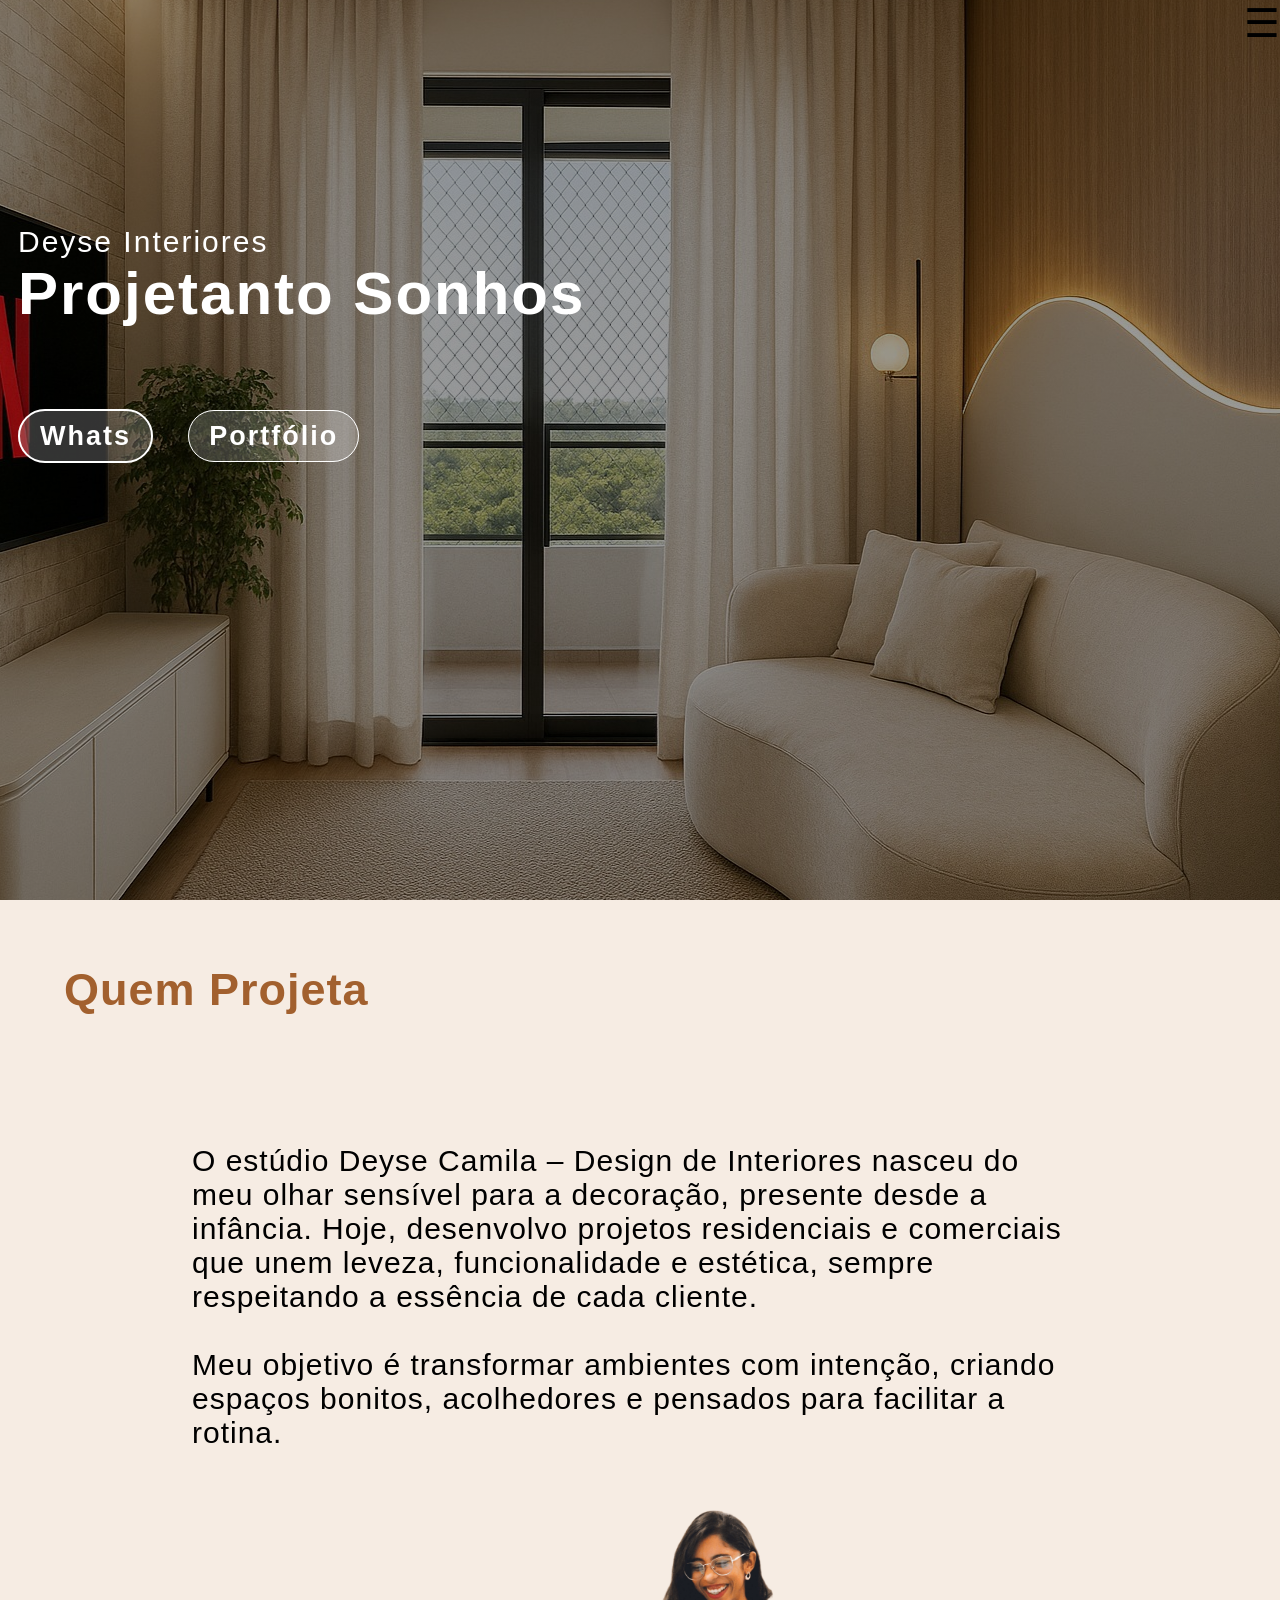
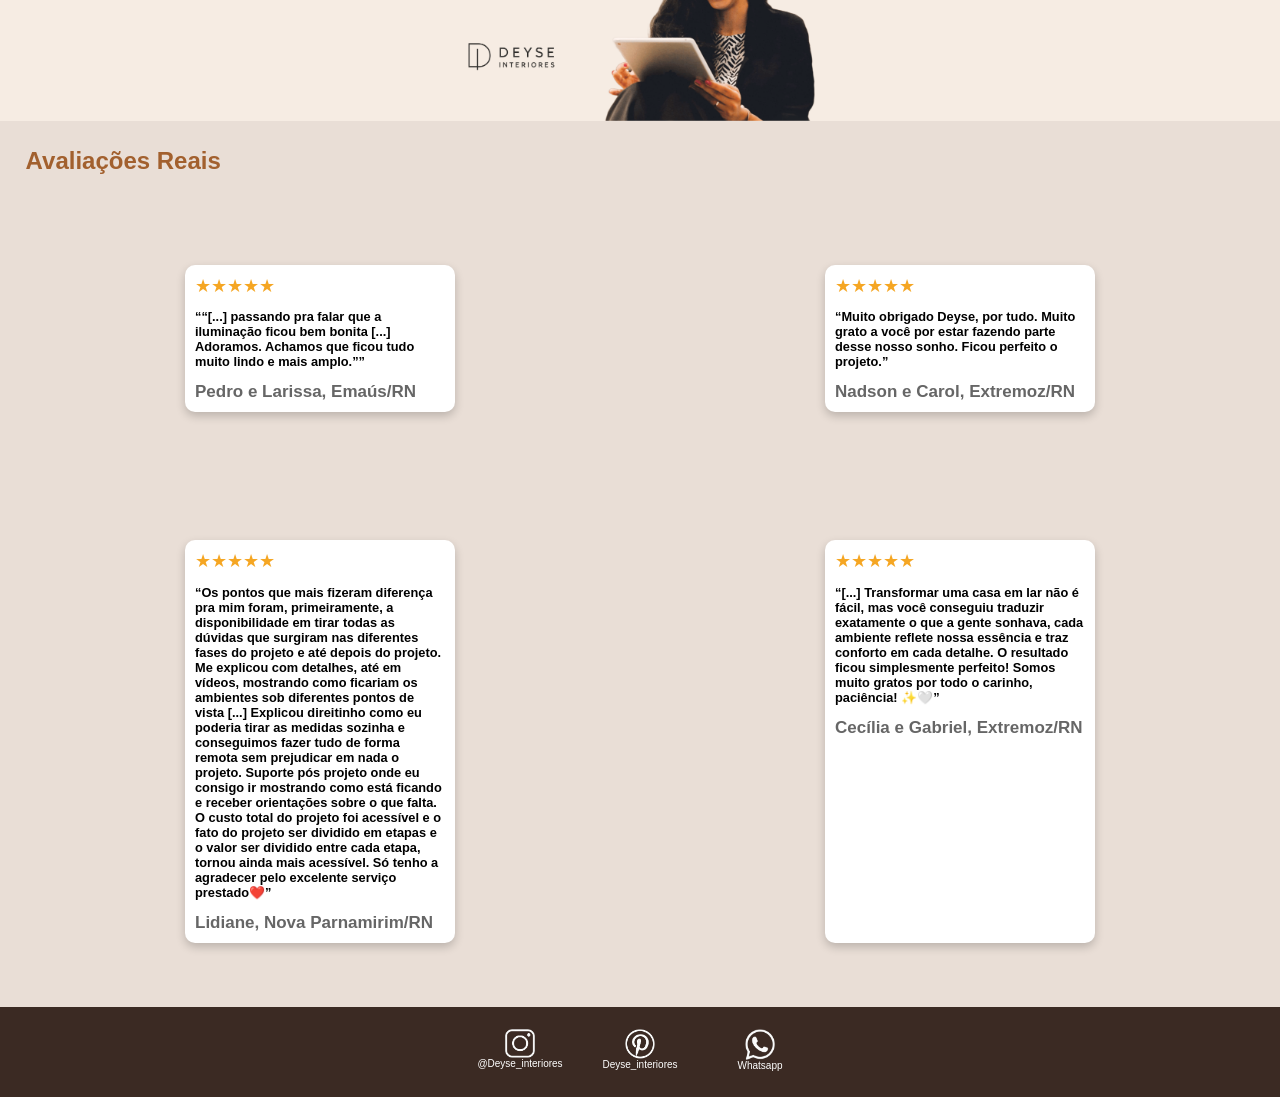
<file: index.html>
<!DOCTYPE html>
<html lang="pt-BR">
<head>
    <meta charset="UTF-8">
    <meta name="viewport" content="width=device-width, initial-scale=1.0">  
    <title>DEYSE Interiores | Inicio</title>
    <link rel="icon" href="img/favicon.png" type="image/png">
    <link rel="stylesheet" href="CSS/styleIndex.css">
    <link rel="preconnect" href="https://fonts.googleapis.com">
    <link rel="preconnect" href="https://fonts.gstatic.com" crossorigin>
    <link href="https://fonts.googleapis.com/css2?family=Playfair+Display:wght@400;500;600;700;800&display=swap" rel="stylesheet">
    <link rel="stylesheet" href="CSS/stylesanduiche.css">
</head>
<body>
    <header>
        <div class="menu">
            <button class="btn-menu" aria-label="Abrir Menu">
                ☰
            </button>
            <nav>
                <a href="index.html">Inicio</a>
                <a href="pages/portifolio.html">Potifólio</a>
                <a href="pages/servicos.html">Serviços</a>
                <a href="pages/contatos.html">Contatos</a>
            </nav>
        </div>
        <div class="hero">
            <div class="content">
                <span>Deyse Interiores</span>
                <h1>Projetanto Sonhos</h1>

                <div class="buttons">
                    <a href="https://wa.me/5584987519825?text=Olá,%20vim%20pelo%20site" target="_blank" class="bnt primary">Whats</a>
                    <a href="pages/portifolio.html" class="bnt secundary">Portfólio</a>
                </div>
            </div>
        </div>
    </header>

    <main>
        <section class="sectionMain1">    
                <div class="contentMain">
                    <div class="mainText">
                        <h1>Quem Projeta</h1>
                        <p>O estúdio Deyse Camila – Design de Interiores nasceu do meu olhar sensível para a decoração, presente desde a infância. Hoje, desenvolvo projetos residenciais e comerciais que unem leveza, funcionalidade e estética, sempre respeitando a essência de cada cliente. <br><br> Meu objetivo é transformar ambientes com intenção, criando espaços bonitos, acolhedores e pensados para facilitar a rotina.</p>
                    </div>
                    <div class="mainImg">
                        <img src="img/quem_sou_eu.png" alt="Imagem da designer de interiores" id="imgMain">
                    </div>    
                </div>
        </section>

        <section class="feedback">
            <h1>Avaliações Reais</h1>
            <div class="cards">
                <div class="card">  
                    <div class="stars">★★★★★</div>
                    <p>““[...] passando pra falar que a iluminação ficou bem bonita [...] Adoramos. Achamos que ficou tudo muito lindo e mais amplo.””</p>
                    <span>Pedro e Larissa, Emaús/RN</span>
                </div>

                <div class="card">  
                    <div class="stars">★★★★★</div>
                    <p>“Muito obrigado Deyse, por tudo. Muito grato a você por estar fazendo parte desse nosso sonho. Ficou perfeito o projeto.”</p>
                    <span>Nadson e Carol, Extremoz/RN</span>
                </div>

                <div class="card">
                    <div class="stars">★★★★★</div>
                    <p>“Os pontos que mais fizeram diferença pra mim foram, primeiramente, a disponibilidade em tirar todas as dúvidas que surgiram nas diferentes fases do projeto e até depois do projeto. Me explicou com detalhes, até em vídeos, mostrando como ficariam os ambientes sob diferentes pontos de vista [...] Explicou direitinho como eu poderia tirar as medidas sozinha e conseguimos fazer tudo de forma remota sem prejudicar em nada o projeto. Suporte pós projeto onde eu consigo ir mostrando como está ficando e receber orientações sobre o que falta. O custo total do projeto foi acessível e o fato do projeto ser dividido em etapas e o valor ser dividido entre cada etapa, tornou ainda mais acessível. Só tenho a agradecer pelo excelente serviço prestado❤️”</p>
                    <span>Lidiane, Nova Parnamirim/RN</span>
                </div>

                <div class="card">
                    <div class="stars">★★★★★</div>
                    <p>“[...] Transformar uma casa em lar não é fácil, mas você conseguiu traduzir exatamente o que a gente sonhava, cada ambiente reflete nossa essência e traz conforto em cada detalhe. O resultado ficou simplesmente perfeito! Somos muito gratos por todo o carinho, paciência! ✨🤍”</p>
                    <span>Cecília e Gabriel, Extremoz/RN</span>
                </div>
            </div>
        </section>
    </main>

    <footer>
        <div>
            <a href="https://www.instagram.com/deyseinteriores/">
                <img src="img/instagram.png" alt="Instagram">
                <span>@Deyse_interiores</span>
            </a>

            <a href="https://br.pinterest.com/deyseinteriores/">
                <img src="img/pinterest.png" alt="Pinterest">
                <span>Deyse_interiores</span>
            </a>

            <a href="https://wa.me/5584987519825?text=Olá,%20vim%20pelo%20site" target="_blank">
                <img src="img/whatsapp.png" alt="WhatsApp">
                <span>Whatsapp</span>
            </a>
        </div>
    </footer>
    <script src="JS/menusanduiche.js"></script>
</body>
</html>
</file>
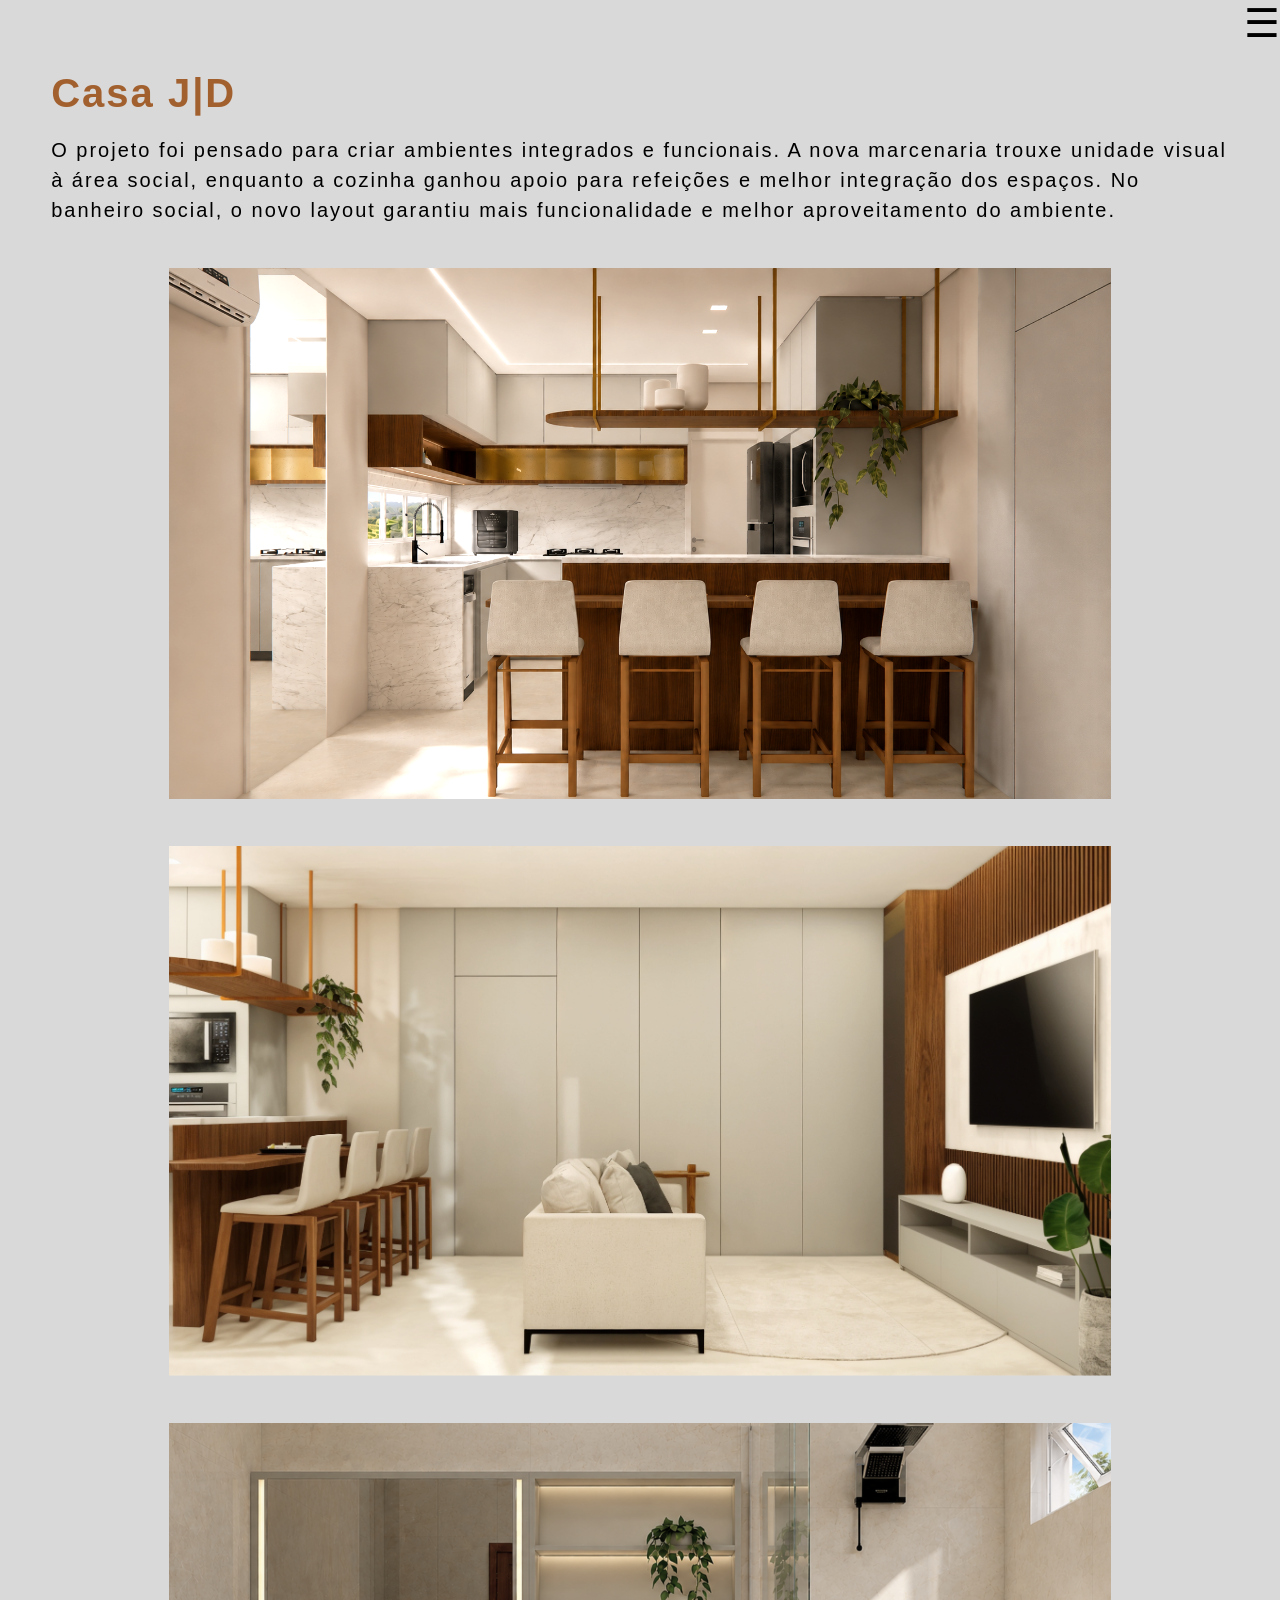
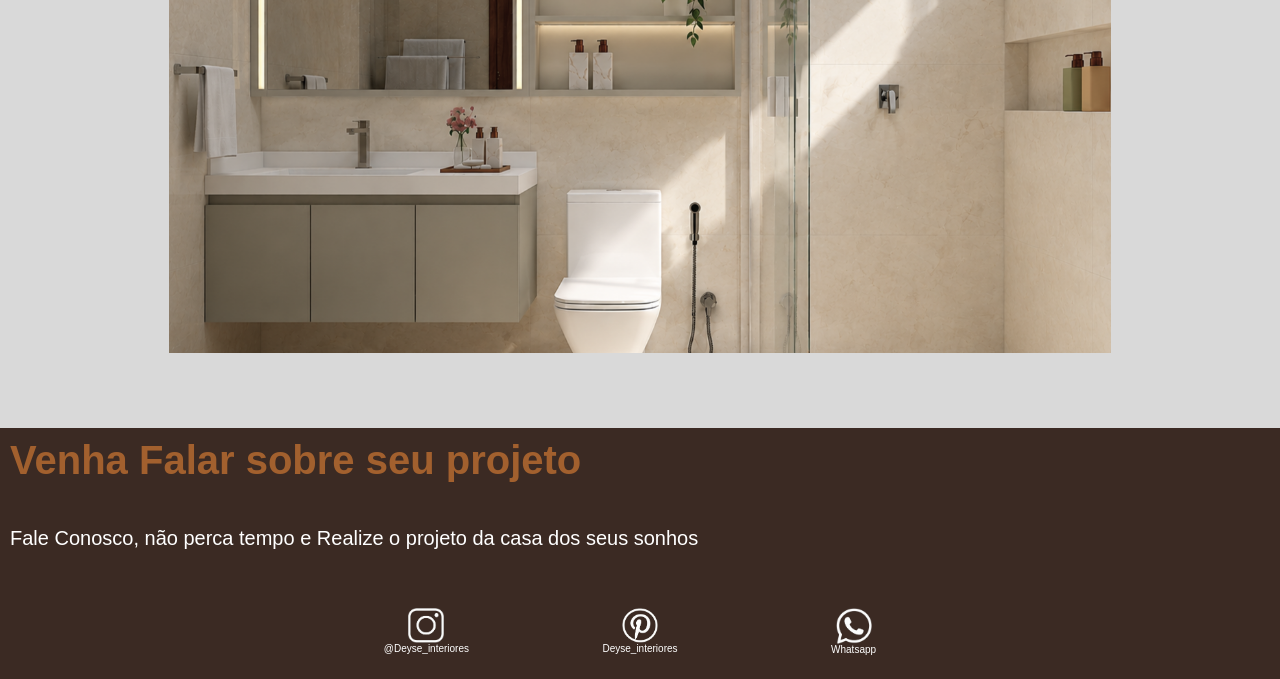
<file: pages/casaJD.html>
<!DOCTYPE html>
<html lang="en">
<head>
    <meta charset="UTF-8">
    <meta name="viewport" content="width=device-width, initial-scale=1.0">
    <link rel="icon" href="../img/favicon.png" type="image/png">
    <link rel="stylesheet" href="../CSS/modeloProj.css">
    <link rel="stylesheet" href="../CSS/stylesanduiche.css">
    <title>DEYSE Interiores | Casa J|D</title>
</head>
<body>
    <header>
        <div class="menu">
            <button class="btn-menu" aria-label="Abrir Menu">
                ☰
            </button>
            <nav>
                <a href="../index.html">Inicio</a>
                <a href="portifolio.html">Potifólio</a>
                <a href="servicos.html">Serviços</a>
                <a href="contatos.html">Contatos</a>
            </nav>
        </div>
    </header>
    <main>
        <div class="content">
            <h1>Casa J|D</h1>
            <p>O projeto foi pensado para criar ambientes integrados e funcionais. A nova marcenaria trouxe unidade visual à área social, enquanto a cozinha ganhou apoio para refeições e melhor integração dos espaços. No banheiro social, o novo layout garantiu mais funcionalidade e melhor aproveitamento do ambiente.</p>
            <div class="subcontent">
                <img src="../img/casa.jd.png" alt="">   
            </div>
            <div class="subcontent">
                <img src="../img/casa.jd1.png" alt="">
            </div>
            <div class="subcontent">
                <img src="../img/casa.jd2.png" alt="">
            </div>
        </div>
    </main>

    <footer>
            <h1>Venha Falar sobre seu projeto</h1>
            <p>Fale Conosco, não perca tempo e Realize o projeto da casa dos seus sonhos</p>

            <div>
            <a href="https://www.instagram.com/deyseinteriores/">
                <img src="../img/instagram.png" alt="Instagram">
                <span>@Deyse_interiores</span>
            </a>

            <a href="https://br.pinterest.com/deyseinteriores/">
                <img src="../img/pinterest.png" alt="Pinterest">
                <span>Deyse_interiores</span>
            </a>

            <a href="https://wa.me/5584987519825?text=Olá,%20vim%20pelo%20site" target="_blank">
                <img src="../img/whatsapp.png" alt="WhatsApp">
                <span>Whatsapp</span>
            </a>
        </div>
        </footer>
        <script src="../JS/menusanduiche.js"></script>
</body>
</html>
</file>
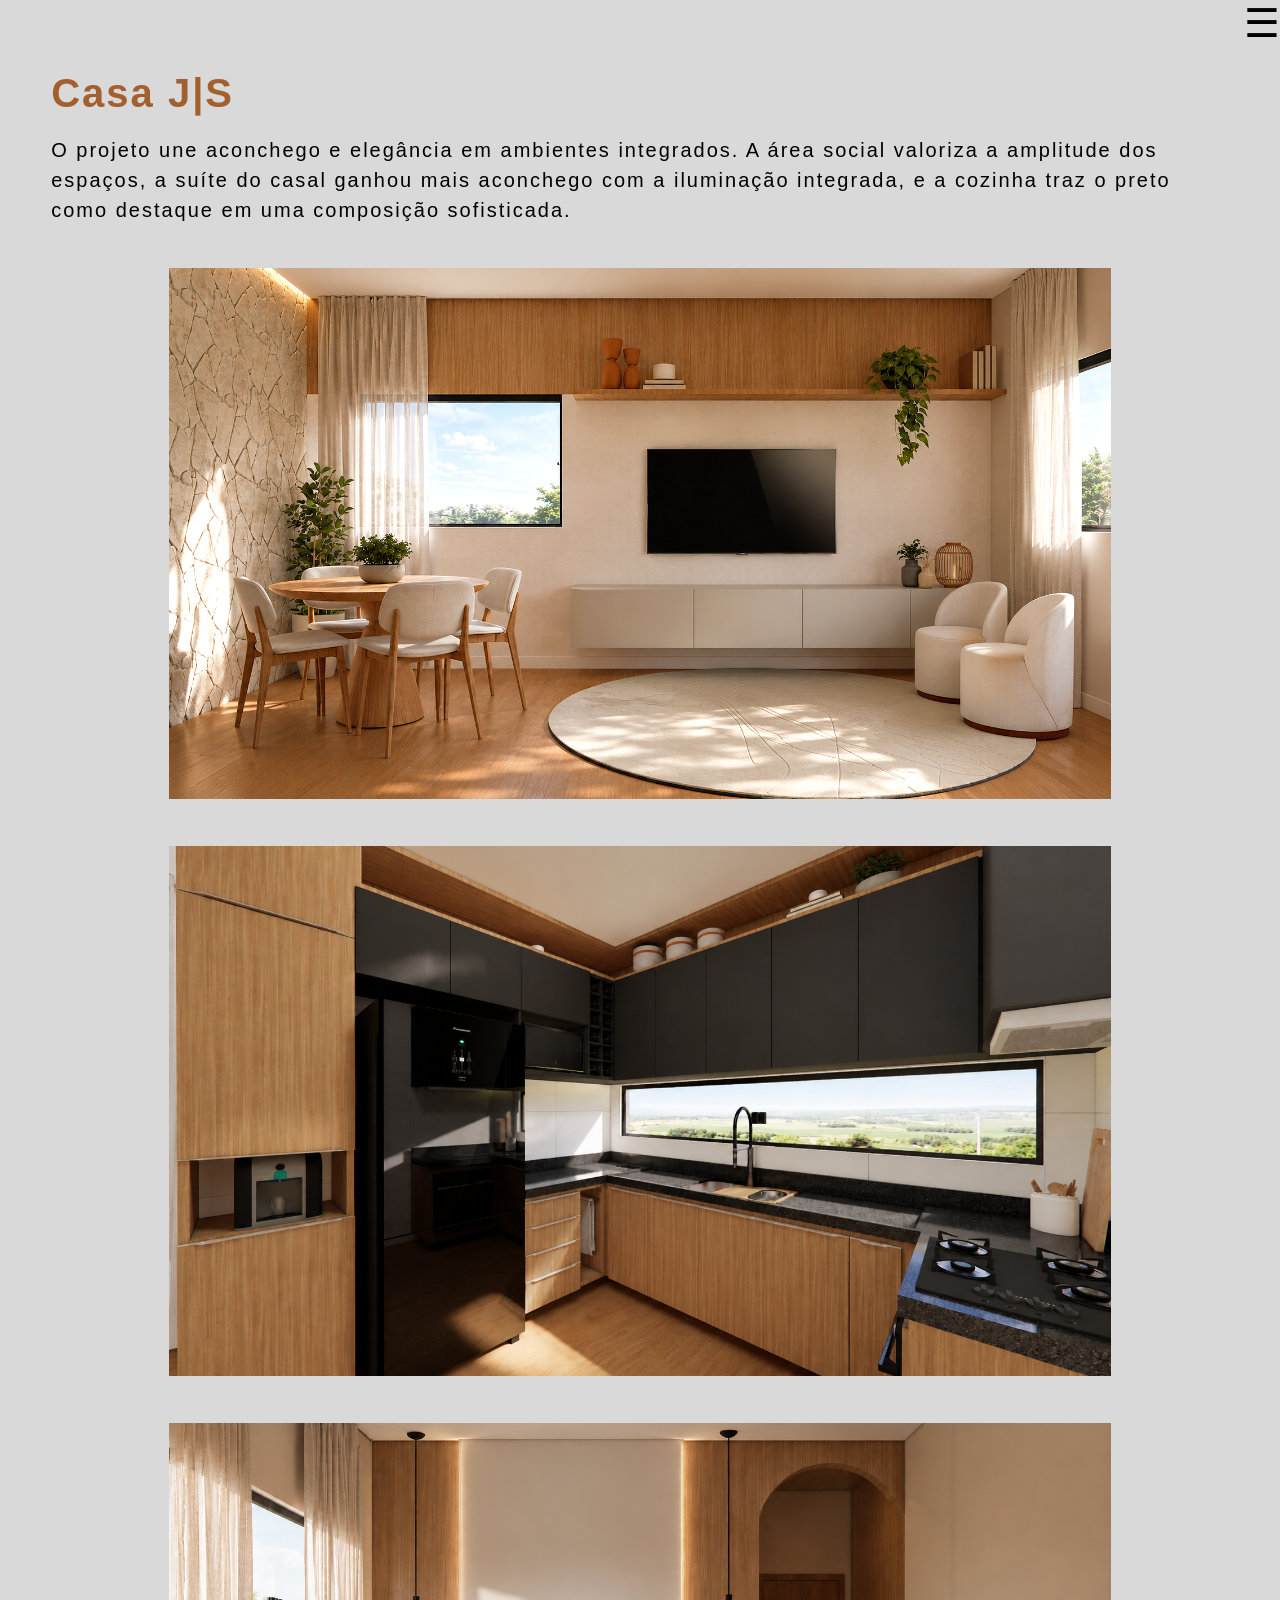
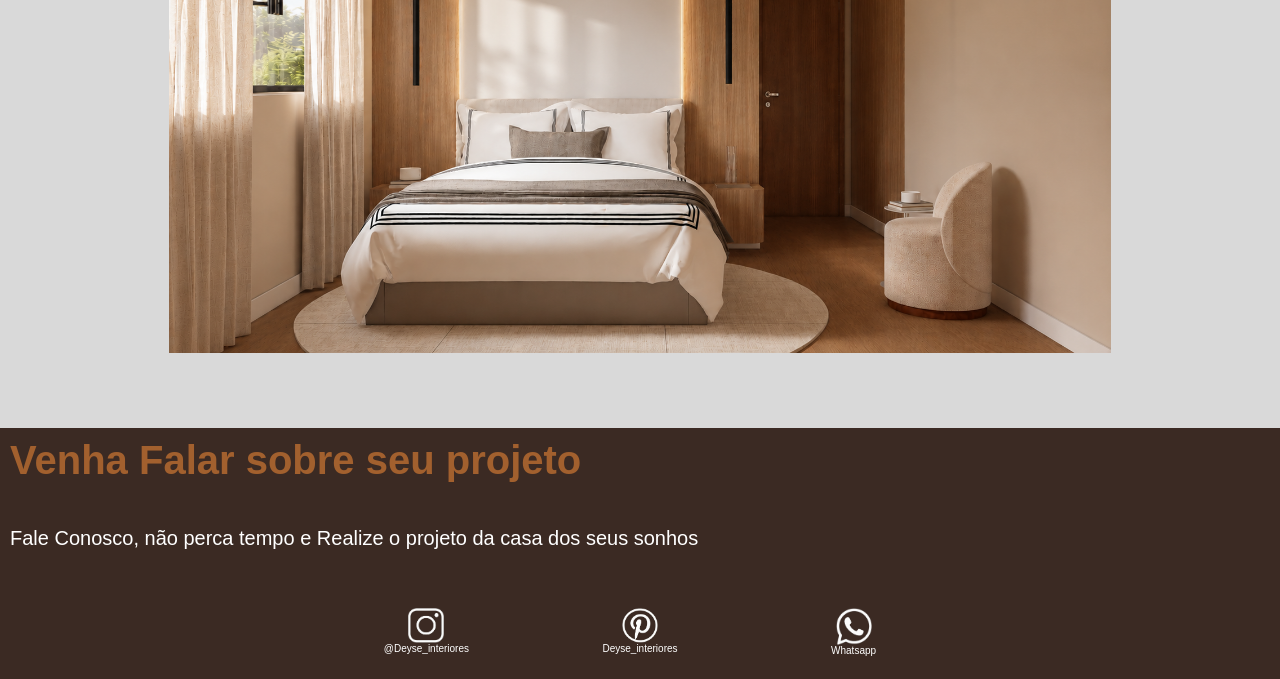
<file: pages/casaJS.html>
<!DOCTYPE html>
<html lang="en">
<head>
    <meta charset="UTF-8">
    <meta name="viewport" content="width=device-width, initial-scale=1.0">
    <link rel="icon" href="../img/favicon.png" type="image/png">
    <link rel="stylesheet" href="../CSS/modeloProj.css">
    <link rel="stylesheet" href="../CSS/stylesanduiche.css">
    <title>DEYSE Interiores | Casa J|S</title>
</head>
<body>
    <header>
        <div class="menu">
            <button class="btn-menu" aria-label="Abrir Menu">
                ☰
            </button>
            <nav>
                <a href="../index.html">Inicio</a>
                <a href="portifolio.html">Potifólio</a>
                <a href="servicos.html">Serviços</a>
                <a href="contatos.html">Contatos</a>
            </nav>
        </div>
    </header>
    <main>
        <div class="content">
            <h1>Casa J|S</h1>
            <p>O projeto une aconchego e elegância em ambientes integrados. A área social valoriza a amplitude dos espaços, a suíte do casal ganhou mais aconchego com a iluminação integrada, e a cozinha traz o preto como destaque em uma composição sofisticada.</p>
            <div class="subcontent">
                <img src="../img/casa.js.png" alt="">   
            </div>
            <div class="subcontent">
                <img src="../img/casa.js1.png" alt="">
            </div>
            <div class="subcontent">
                <img src="../img/casa.js2.png" alt="">
            </div>
        </div>
    </main>

    <footer>
            <h1>Venha Falar sobre seu projeto</h1>
            <p>Fale Conosco, não perca tempo e Realize o projeto da casa dos seus sonhos</p>

            <div>
            <a href="https://www.instagram.com/deyseinteriores/">
                <img src="../img/instagram.png" alt="Instagram">
                <span>@Deyse_interiores</span>
            </a>

            <a href="https://br.pinterest.com/deyseinteriores/">
                <img src="../img/pinterest.png" alt="Pinterest">
                <span>Deyse_interiores</span>
            </a>

            <a href="https://wa.me/5584987519825?text=Olá,%20vim%20pelo%20site" target="_blank">
                <img src="../img/whatsapp.png" alt="WhatsApp">
                <span>Whatsapp</span>
            </a>
        </div>
        </footer>
        <script src="../JS/menusanduiche.js"></script>
</body>
</html>
</file>
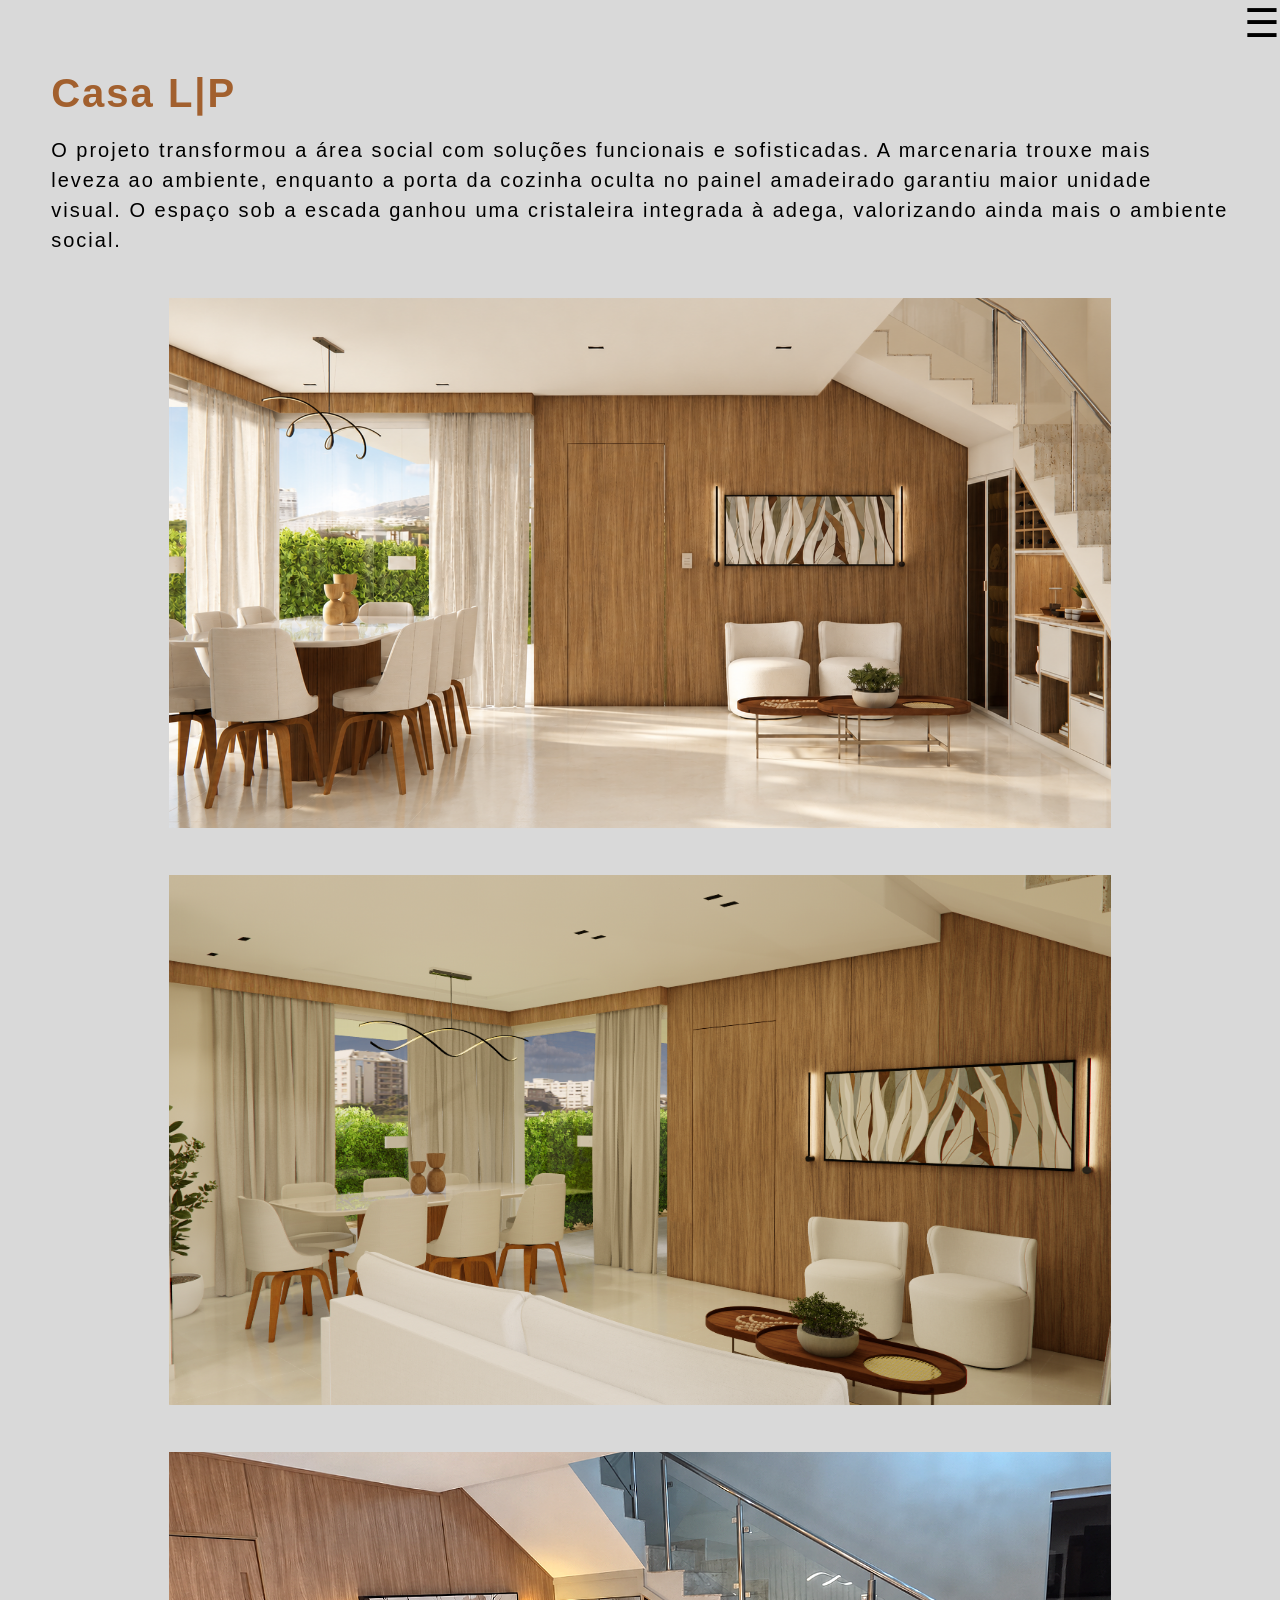
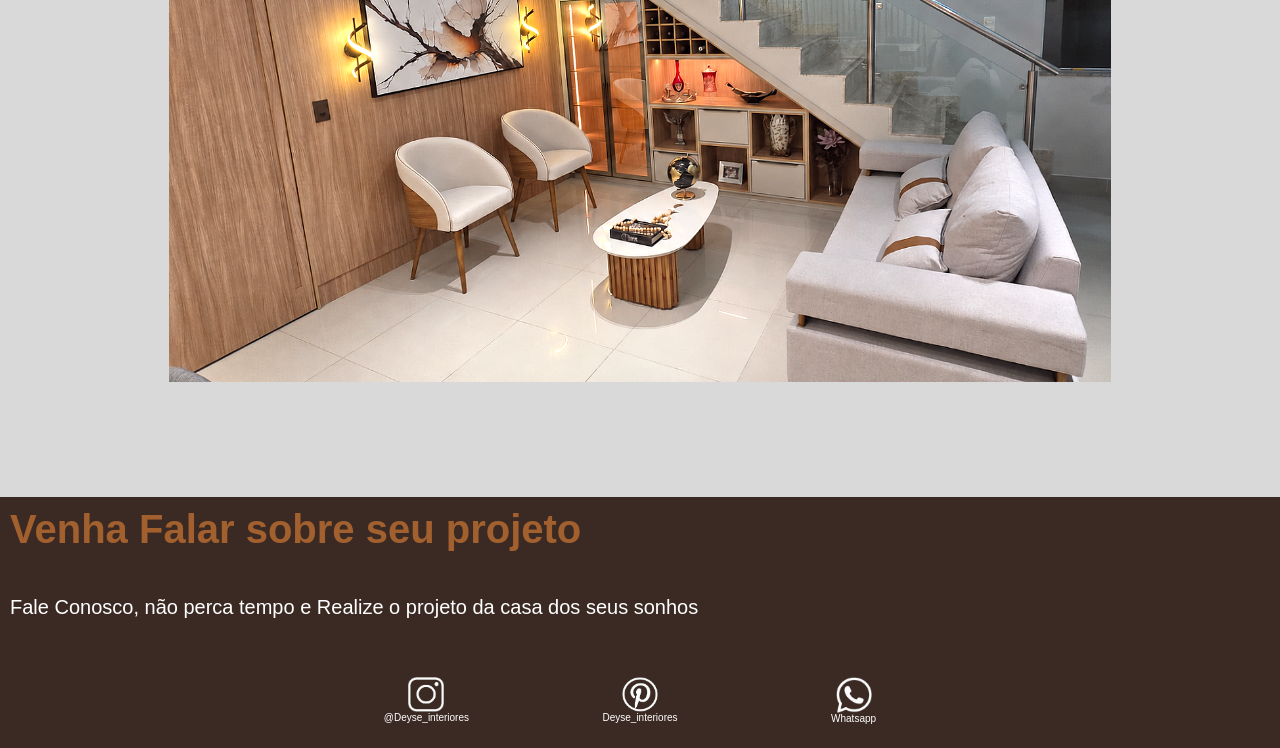
<file: pages/casaLP.html>
<!DOCTYPE html>
<html lang="en">
<head>
    <meta charset="UTF-8">
    <meta name="viewport" content="width=device-width, initial-scale=1.0">
    <link rel="icon" href="../img/favicon.png" type="image/png">
    <link rel="stylesheet" href="../CSS/modeloProj.css">
    <link rel="stylesheet" href="../CSS/stylesanduiche.css">
    <title>DEYSE Interiores | Casa L|P</title>
</head>
<body>
    <header>
        <div class="menu">
            <button class="btn-menu" aria-label="Abrir Menu">
                ☰
            </button>
            <nav>
                <a href="../index.html">Inicio</a>
                <a href="portifolio.html">Potifólio</a>
                <a href="servicos.html">Serviços</a>
                <a href="contatos.html">Contatos</a>
            </nav>
        </div>
    </header>
    <main>
        <div class="content">
            <h1>Casa L|P</h1>
            <p>O projeto transformou a área social com soluções funcionais e sofisticadas. A marcenaria trouxe mais leveza ao ambiente, enquanto a porta da cozinha oculta no painel amadeirado garantiu maior unidade visual. O espaço sob a escada ganhou uma cristaleira integrada à adega, valorizando ainda mais o ambiente social.</p>
            <div class="subcontent">
                <img src="../img/casa.borba.png" alt="">
            </div>
            <div class="subcontent">
                <img src="../img/casa.borba1.png" alt="">
            </div>
            <div class="subcontent">
                <img src="../img/casa.borba2.png" alt="">
                <p></p>
            </div>
        </div>
    </main>

    <footer>
            <h1>Venha Falar sobre seu projeto</h1>
            <p>Fale Conosco, não perca tempo e Realize o projeto da casa dos seus sonhos</p>

            <div>
                <a href="https://www.instagram.com/deyseinteriores/">
                <img src="../img/instagram.png" alt="Instagram">
                <span>@Deyse_interiores</span>
            </a>

            <a href="https://br.pinterest.com/deyseinteriores/">
                <img src="../img/pinterest.png" alt="Pinterest">
                <span>Deyse_interiores</span>
            </a>

            <a href="https://wa.me/5584987519825?text=Olá,%20vim%20pelo%20site" target="_blank">
                <img src="../img/whatsapp.png" alt="WhatsApp">
                <span>Whatsapp</span>
                </a>
            </div>
        </footer>
        <script src="../JS/menusanduiche.js"></script>
</body>
</html>
</file>
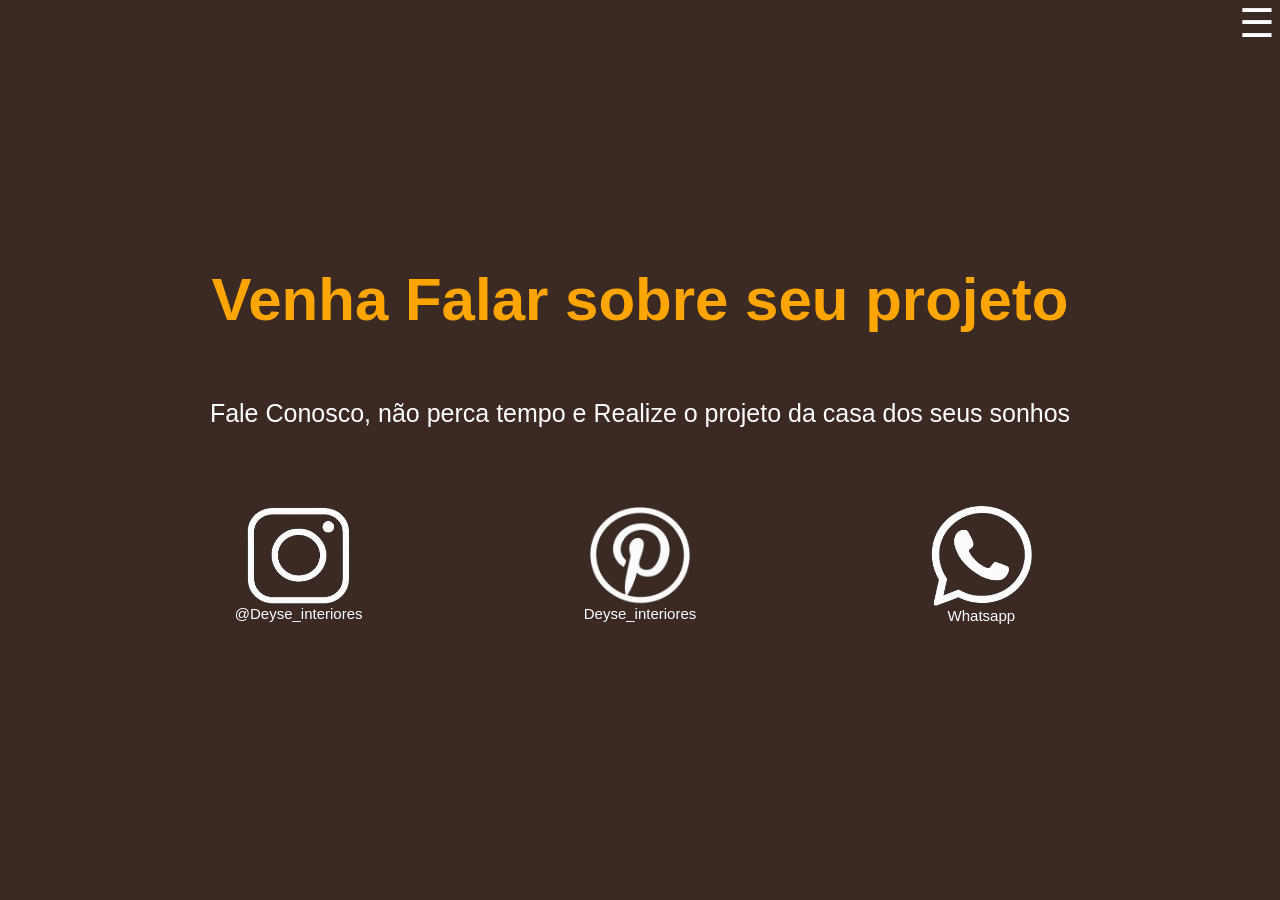
<file: pages/contatos.html>
<!DOCTYPE html>
<html lang="en">
<head>
    <meta charset="UTF-8">
    <meta name="viewport" content="width=device-width, initial-scale=1.0">
    <link rel="icon" href="../img/favicon.png" type="image/png">
    <link rel="stylesheet" href="../CSS/styleContatos.css">
    <link rel="stylesheet" href="../CSS/styleSanduicheContatos.css">
    <title>DEYSE Interiores | Contatos</title>
</head>
<body>
    <header>
        <div class="menu">
            <button class="btn-menu" aria-label="Abrir Menu">
                ☰
            </button>
            <nav>
                <a href="../index.html">Inicio</a>
                <a href="portifolio.html">Potifólio</a>
                <a href="servicos.html">Serviços</a>
                <a href="contatos.html">Contatos</a>
            </nav>
        </div>
    </header>
    <main>
        <h1>Venha Falar sobre seu projeto</h1>
            <p>Fale Conosco, não perca tempo e Realize o projeto da casa dos seus sonhos</p>

        <div class="redes-sociais">
            <a href="https://www.instagram.com/deyseinteriores/">
                <img src="../img/instagram.png" alt="Instagram">
                <span>@Deyse_interiores</span>
            </a>

            <a href="https://br.pinterest.com/deyseinteriores/">
                <img src="../img/pinterest.png" alt="Pinterest">
                <span>Deyse_interiores</span>
            </a>

            <a href="https://wa.me/5584987519825?text=Olá,%20vim%20pelo%20site" target="_blank">
                <img src="../img/whatsapp.png" alt="WhatsApp">
                <span>Whatsapp</span>
            </a>
        </div>
    </main>
    <script src="../JS/menusanduiche.js"></script>
</body>
</html>
</file>
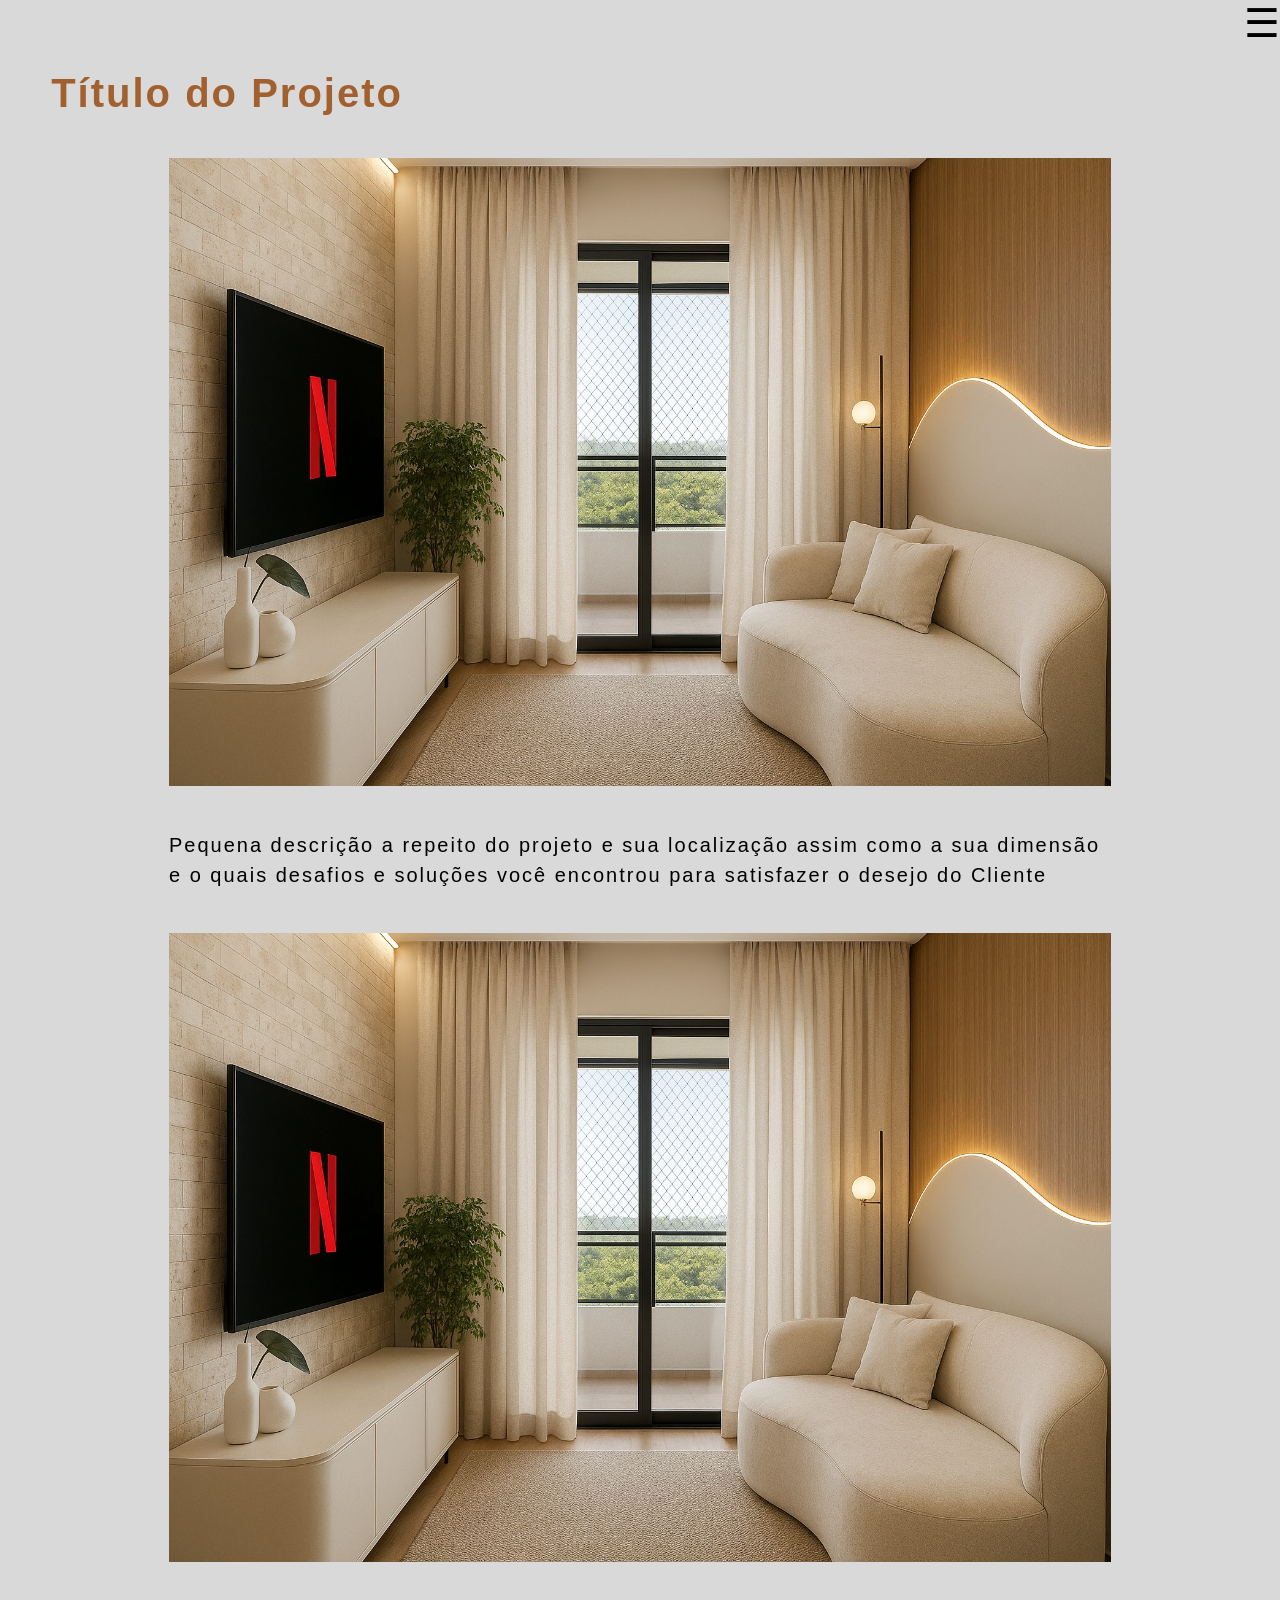
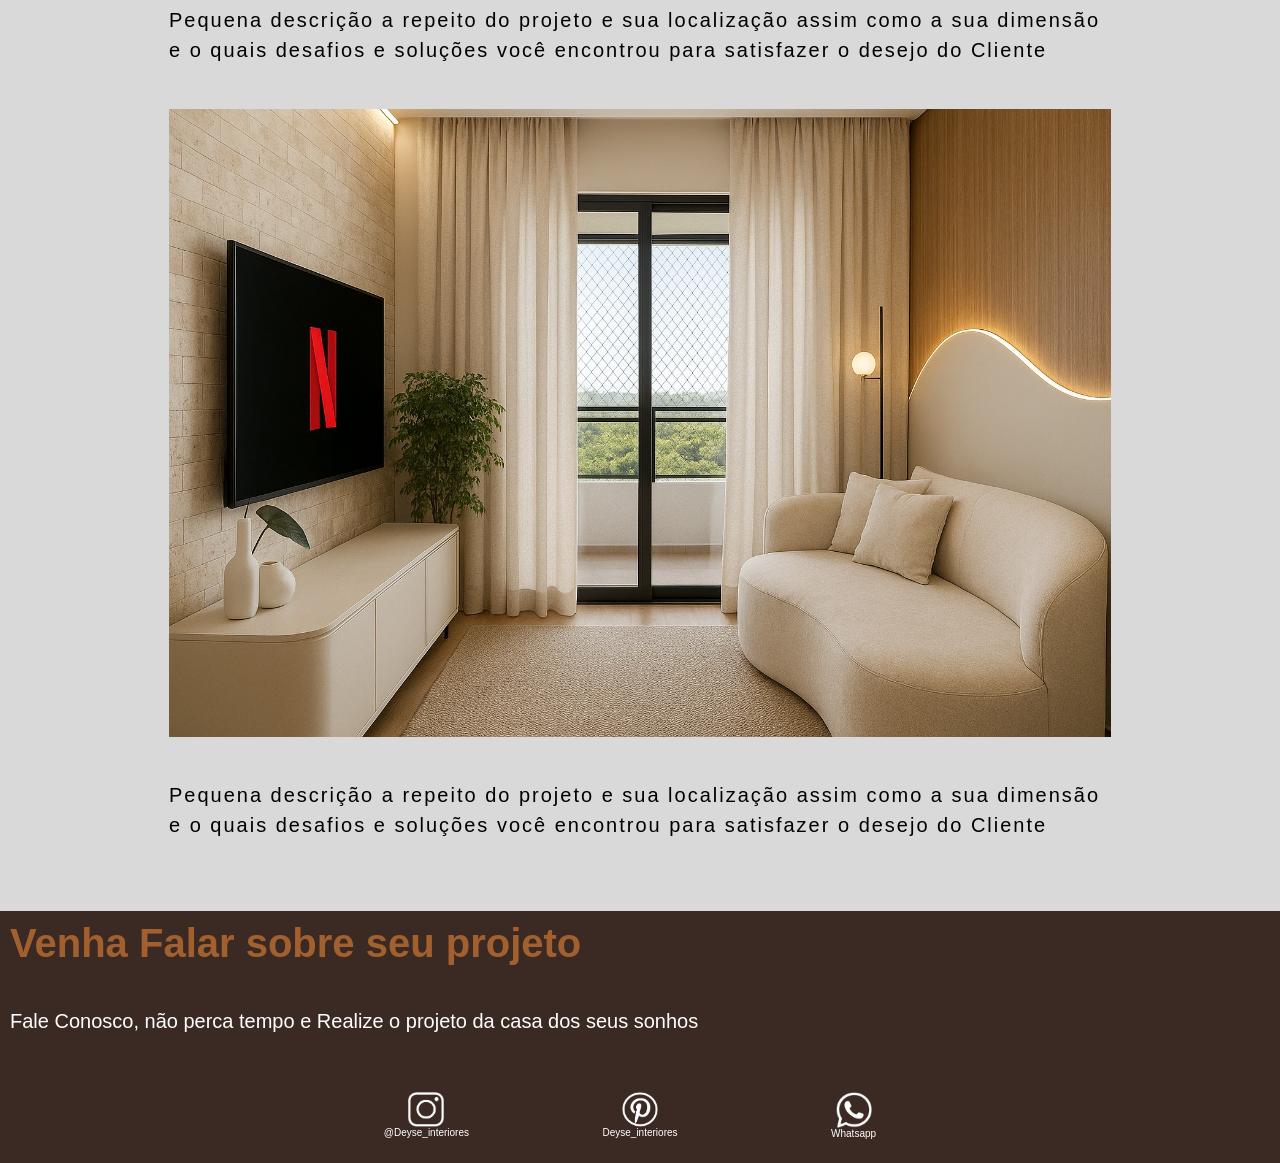
<file: pages/modeloProj.html>
<!DOCTYPE html>
<html lang="en">
<head>
    <meta charset="UTF-8">
    <meta name="viewport" content="width=device-width, initial-scale=1.0">
    <link rel="icon" href="../img/favicon.png" type="image/png">
    <link rel="stylesheet" href="../CSS/modeloProj.css">
    <link rel="stylesheet" href="../CSS/stylesanduiche.css">
    <title>DEYSE Interiores | Título do Projeto</title>
</head>
<body>
    <header>
        <div class="menu">
            <button class="btn-menu" aria-label="Abrir Menu">
                ☰
            </button>
            <nav>
                <a href="../index.html">Inicio</a>
                <a href="portifolio.html">Potifólio</a>
                <a href="servicos.html">Serviços</a>
                <a href="contatos.html">Contatos</a>
            </nav>
        </div>
    </header>
    <main>
        <div class="content">
            <h1>Título do Projeto</h1>
            <div class="subcontent">
                <img src="../img/carrossel_1.jpg" alt="">
                <p>Pequena descrição a repeito do projeto e sua localização assim como a sua dimensão e o quais desafios e soluções você encontrou para satisfazer o desejo do Cliente</p>
            </div>
            <div class="subcontent">
                <img src="../img/carrossel_1.jpg" alt="">
                <p>Pequena descrição a repeito do projeto e sua localização assim como a sua dimensão e o quais desafios e soluções você encontrou para satisfazer o desejo do Cliente</p>
            </div>
            <div class="subcontent">
                <img src="../img/carrossel_1.jpg" alt="">
                <p>Pequena descrição a repeito do projeto e sua localização assim como a sua dimensão e o quais desafios e soluções você encontrou para satisfazer o desejo do Cliente</p>
            </div>
        </div>
    </main>

    <footer>
            <h1>Venha Falar sobre seu projeto</h1>
            <p>Fale Conosco, não perca tempo e Realize o projeto da casa dos seus sonhos</p>

            <div>
                <a href="#">
                    <img src="../img/instagram.png" alt="Instagram">
                    <span>@Deyse_interiores</span>
                </a>

                <a href="#">
                    <img src="../img/pinterest.png" alt="Pinterest">
                    <span>Deyse_interiores</span>
                </a>

                <a href="#">
                    <img src="../img/whatsapp.png" alt="WhatsApp">
                    <span>Whatsapp</span>
                </a>
            </div>
        </footer>
        <script src="../JS/menusanduiche.js"></script>
</body>
</html>
</file>
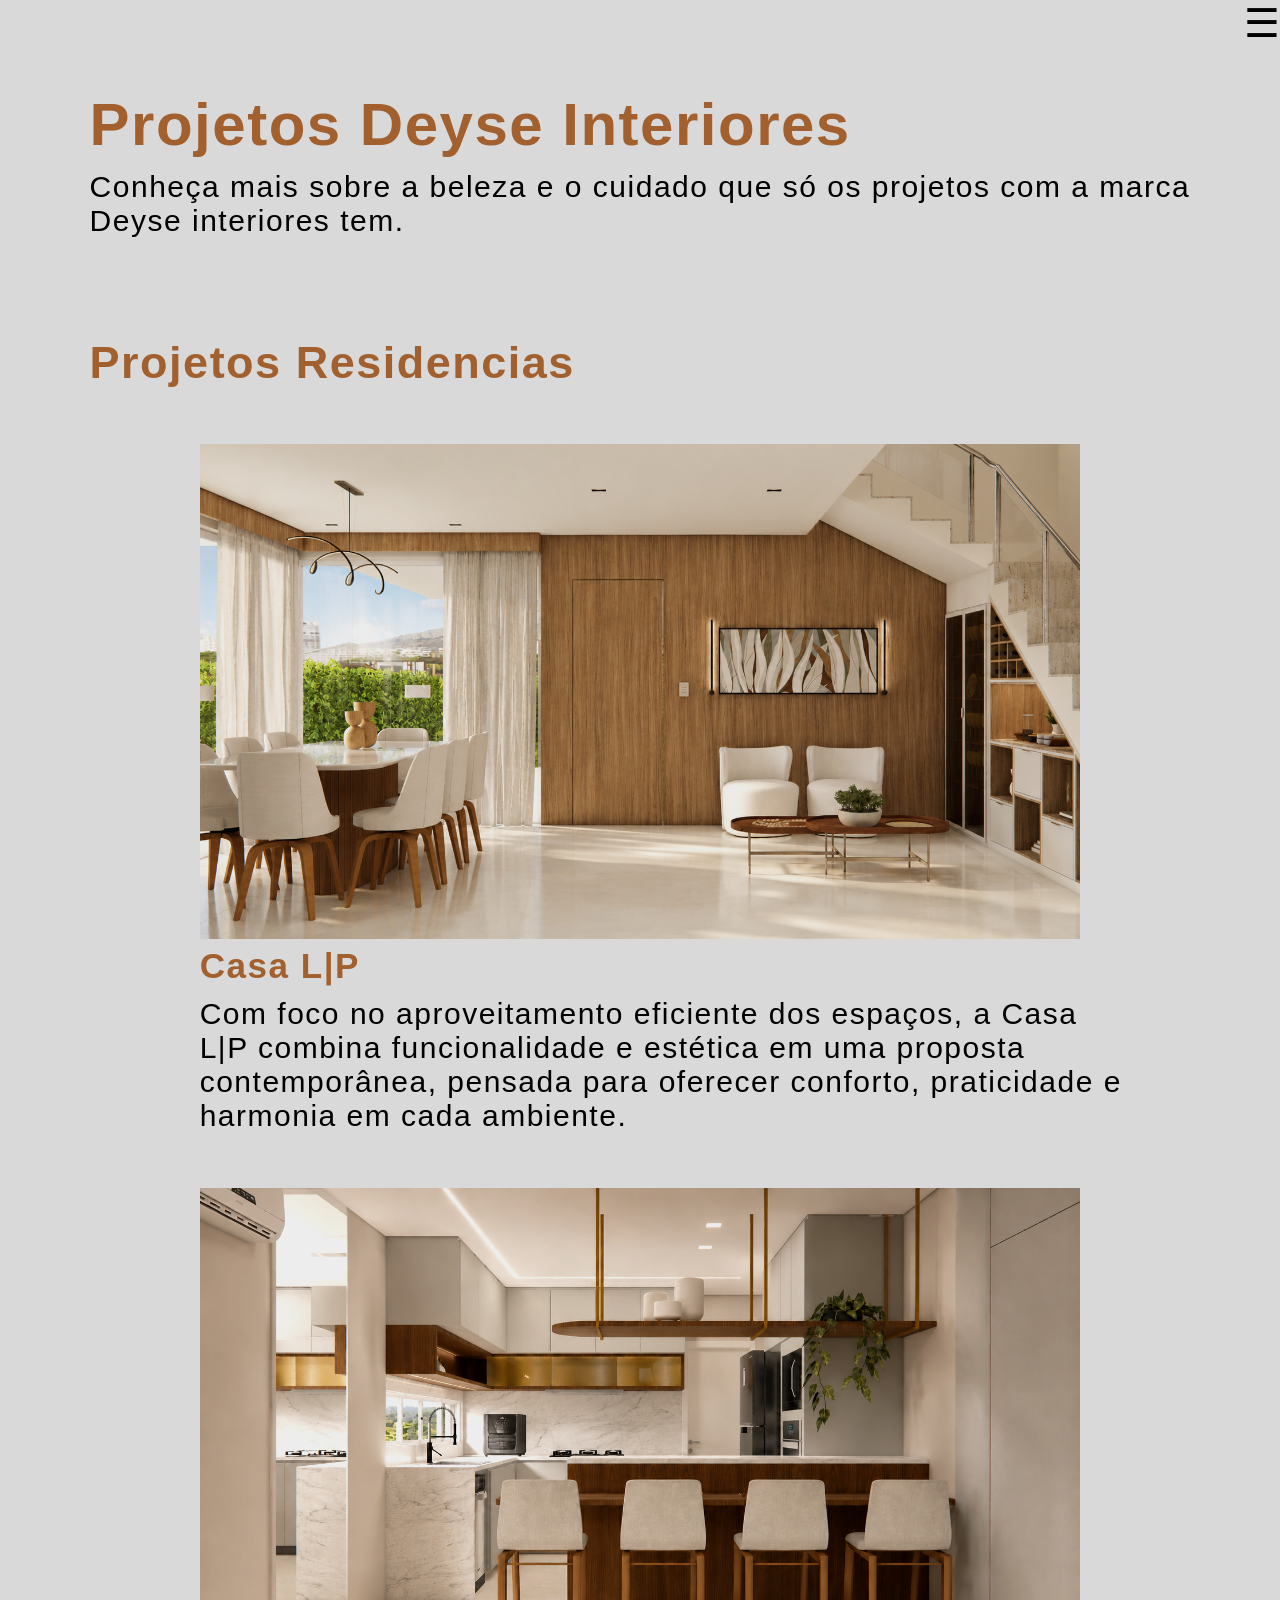
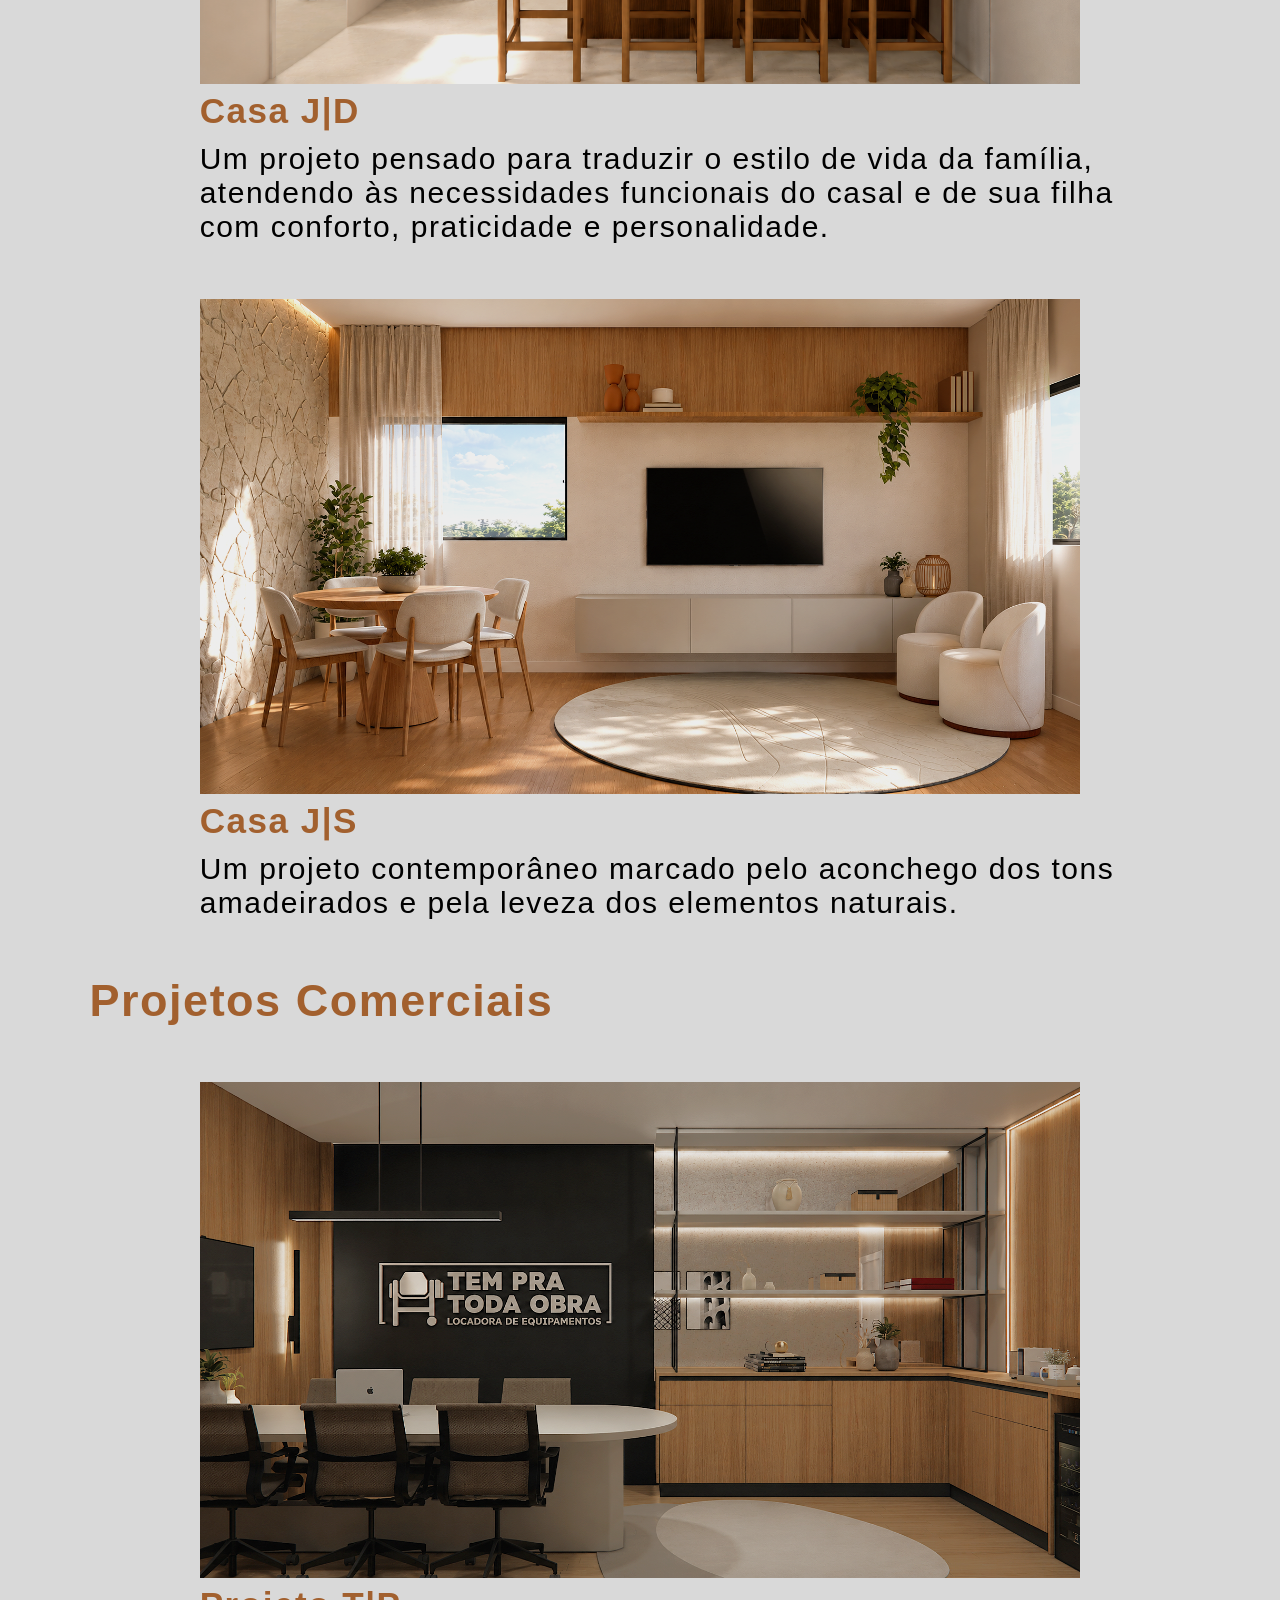
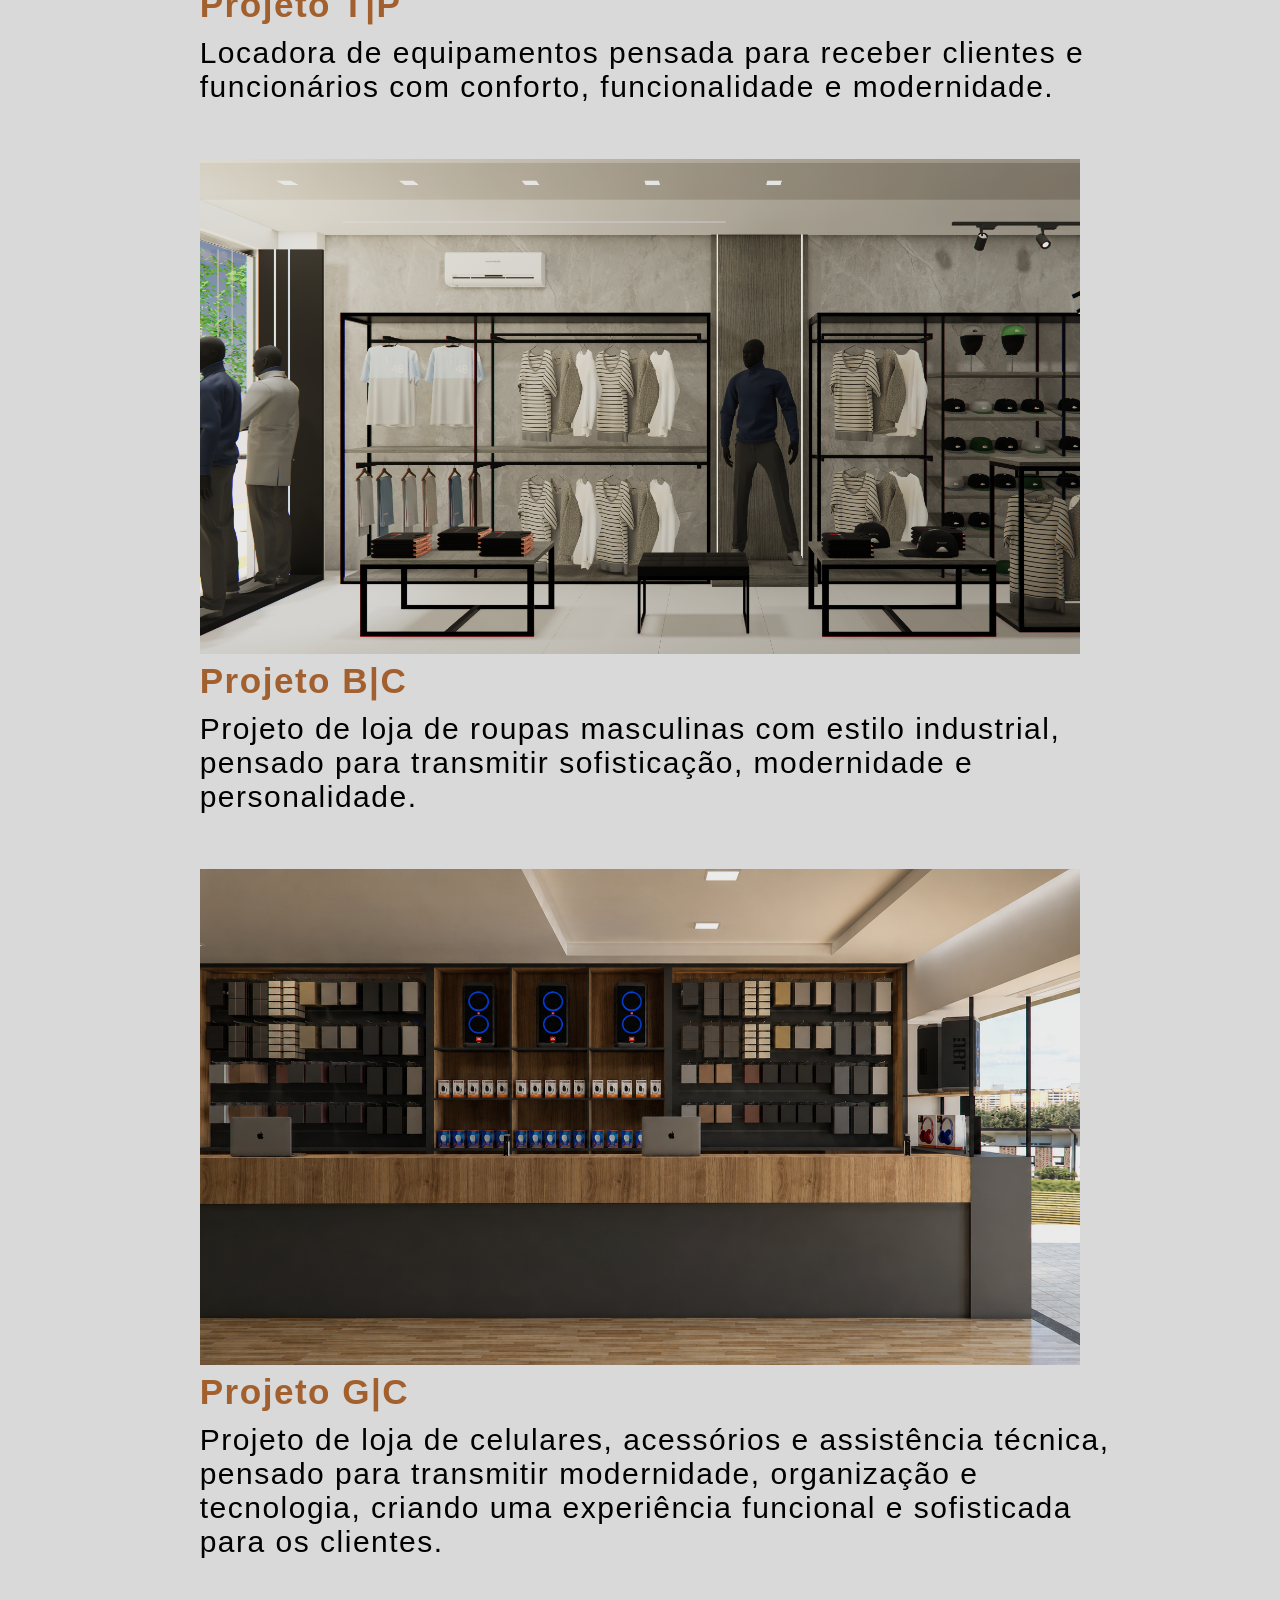
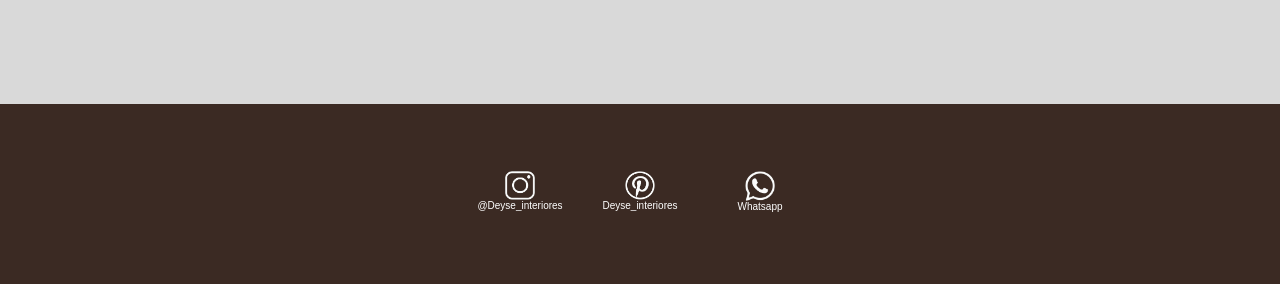
<file: pages/portifolio.html>
<!DOCTYPE html>
<html lang="en">
<head>
    <meta charset="UTF-8">
    <meta name="viewport" content="width=device-width, initial-scale=1.0">
    <title>DEYSE Interiores | Portifólio</title>
    <link rel="icon" href="../img/favicon.png" type="image/png">
    <link rel="stylesheet" href="../CSS/stylePortfolio.css">
    <link rel="preconnect" href="https://fonts.googleapis.com">
    <link rel="preconnect" href="https://fonts.gstatic.com" crossorigin>
    <link href="https://fonts.googleapis.com/css2?family=Playfair+Display:wght@400;500;600;700;800&display=swap" rel="stylesheet">
    <link rel="stylesheet" href="../CSS/stylesanduiche.css">
</head>
<body>
    <main>
        <div class="menu">
            <button class="btn-menu" aria-label="Abrir Menu">
                ☰
            </button>
            <nav>
                <a href="../index.html">Inicio</a>
                <a href="portifolio.html">Potifólio</a>
                <a href="servicos.html">Serviços</a>
                <a href="">Contatos</a>
            </nav>
        </div>
        <div class="content">
            <div class="header">
                <h1>Projetos Deyse Interiores</h1>
                <p>Conheça mais sobre a beleza e o cuidado que só os projetos com a marca Deyse interiores tem.</p>
            </div>
        </div>
            <div class="projres">
                <h2>Projetos Residencias</h2>
                <a href="casaLP.html">    
                    <img src="../img/casa.borba.png" alt="">
                    <h3>Casa L|P</h3>
                    <p>Com foco no aproveitamento eficiente dos espaços, a Casa L|P combina funcionalidade e estética em uma proposta contemporânea, pensada para oferecer conforto, praticidade e harmonia em cada ambiente.</p>
                </a>
                <a href="../pages/casaJD.html">
                    <img src="../img/casa.jd.png" alt="">
                    <h3>Casa J|D</h3>
                    <p>Um projeto pensado para traduzir o estilo de vida da família, atendendo às necessidades funcionais do casal e de sua filha com conforto, praticidade e personalidade.</p>
                </a>
                <a href="../pages/casaJS.html">
                    <img src="../img/casa.js.png" alt="">
                    <h3>Casa J|S</h3>
                    <p>Um projeto contemporâneo marcado pelo aconchego dos tons amadeirados e pela leveza dos elementos naturais.</p>
                </a>
            </div>
            
            <div class="projcomer">
                <h2>Projetos Comerciais</h2>
                <a href="../pages/proj.tp.html">    
                    <img src="../img/proj.tp.png" alt="">
                    <h3>Projeto T|P</h3>
                    <p>Locadora de equipamentos pensada para receber clientes e funcionários com conforto, funcionalidade e modernidade.</p>
                </a>
                <a href="../pages/proj.BC.html">
                    <img src="../img/proj.bc.png" alt="">
                    <h3>Projeto B|C</h3>
                    <p>Projeto de loja de roupas masculinas com estilo industrial, pensado para transmitir sofisticação, modernidade e personalidade.</p>
                </a>
                <a href="../pages/proj.GC.html">
                    <img src="../img/proj.gc.png" alt="">
                    <h3>Projeto G|C</h3>
                    <p>Projeto de loja de celulares, acessórios e assistência técnica, pensado para transmitir modernidade, organização e tecnologia, criando uma experiência funcional e sofisticada para os clientes.</p>
                </a>    
            </div>
    
        </div>

    </main>

    <footer>
        <div>
                <a href="https://www.instagram.com/deyseinteriores/">
                <img src="../img/instagram.png" alt="Instagram">
                <span>@Deyse_interiores</span>
            </a>

            <a href="https://br.pinterest.com/deyseinteriores/">
                <img src="../img/pinterest.png" alt="Pinterest">
                <span>Deyse_interiores</span>
            </a>

            <a href="https://wa.me/5584987519825?text=Olá,%20vim%20pelo%20site" target="_blank">
                <img src="../img/whatsapp.png" alt="WhatsApp">
                <span>Whatsapp</span>
                </a>
            </div>
    </footer>
    <script src="../JS/menusanduiche.js"></script>
</body>
</html>
</file>
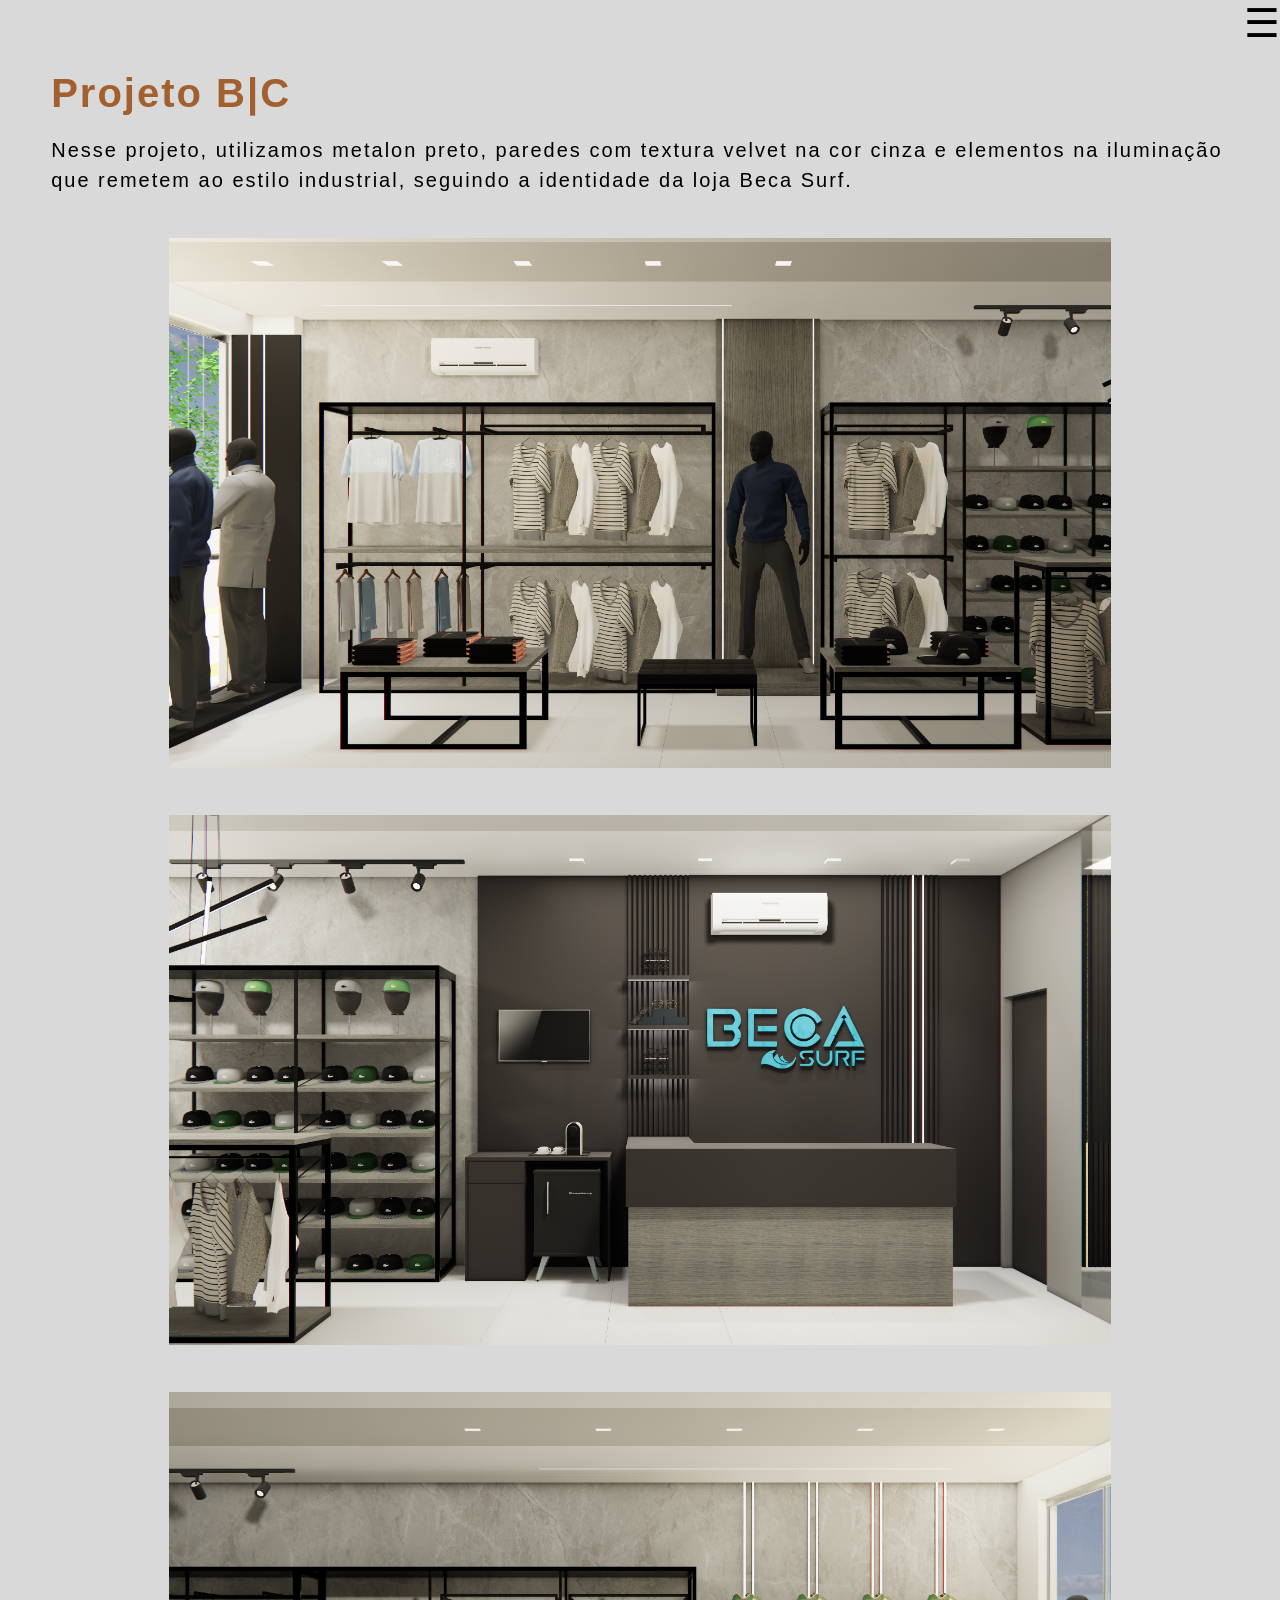
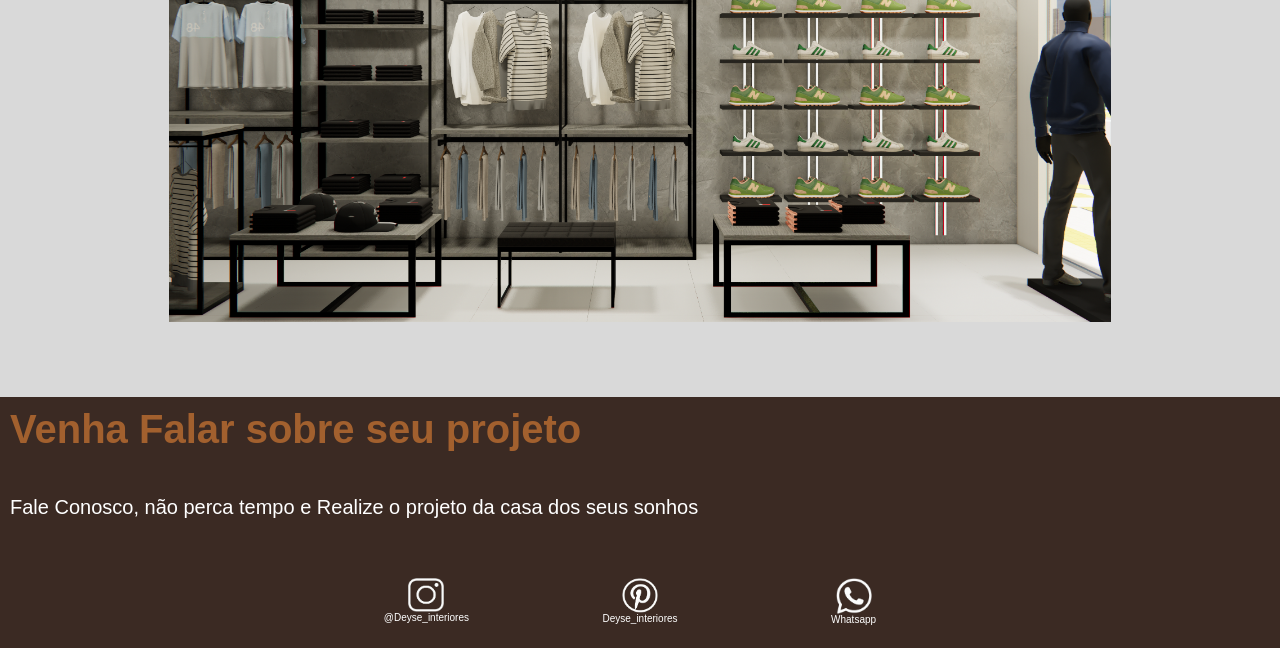
<file: pages/proj.BC.html>
<!DOCTYPE html>
<html lang="en">
<head>
    <meta charset="UTF-8">
    <meta name="viewport" content="width=device-width, initial-scale=1.0">
    <link rel="icon" href="../img/favicon.png" type="image/png">
    <link rel="stylesheet" href="../CSS/modeloProj.css">
    <link rel="stylesheet" href="../CSS/stylesanduiche.css">
    <title>DEYSE Interiores | Projeto B|C</title>
</head>
<body>
    <header>
        <div class="menu">
            <button class="btn-menu" aria-label="Abrir Menu">
                ☰
            </button>
            <nav>
                <a href="../index.html">Inicio</a>
                <a href="portifolio.html">Potifólio</a>
                <a href="servicos.html">Serviços</a>
                <a href="contatos.html">Contatos</a>
            </nav>
        </div>
    </header>
    <main>
        <div class="content">
            <h1>Projeto B|C</h1>
            <p>Nesse projeto, utilizamos metalon preto, paredes com textura velvet na cor cinza e elementos na iluminação que remetem ao estilo industrial, seguindo a identidade da loja Beca Surf.</p>
            <div class="subcontent">
                <img src="../img/proj.bc.png" alt="">   
            </div>
            <div class="subcontent">
                <img src="../img/proj.bc1.png" alt="">
            </div>
            <div class="subcontent">
                <img src="../img/proj.bc2.png" alt="">
            </div>
        </div>
    </main>

    <footer>
            <h1>Venha Falar sobre seu projeto</h1>
            <p>Fale Conosco, não perca tempo e Realize o projeto da casa dos seus sonhos</p>

            <div>
                <a href="https://www.instagram.com/deyseinteriores/">
                <img src="../img/instagram.png" alt="Instagram">
                <span>@Deyse_interiores</span>
            </a>

            <a href="https://br.pinterest.com/deyseinteriores/">
                <img src="../img/pinterest.png" alt="Pinterest">
                <span>Deyse_interiores</span>
            </a>

            <a href="https://wa.me/5584987519825?text=Olá,%20vim%20pelo%20site" target="_blank">
                <img src="../img/whatsapp.png" alt="WhatsApp">
                <span>Whatsapp</span>
                </a>
            </div>
        </footer>
        <script src="../JS/menusanduiche.js"></script>
</body>
</html>
</file>
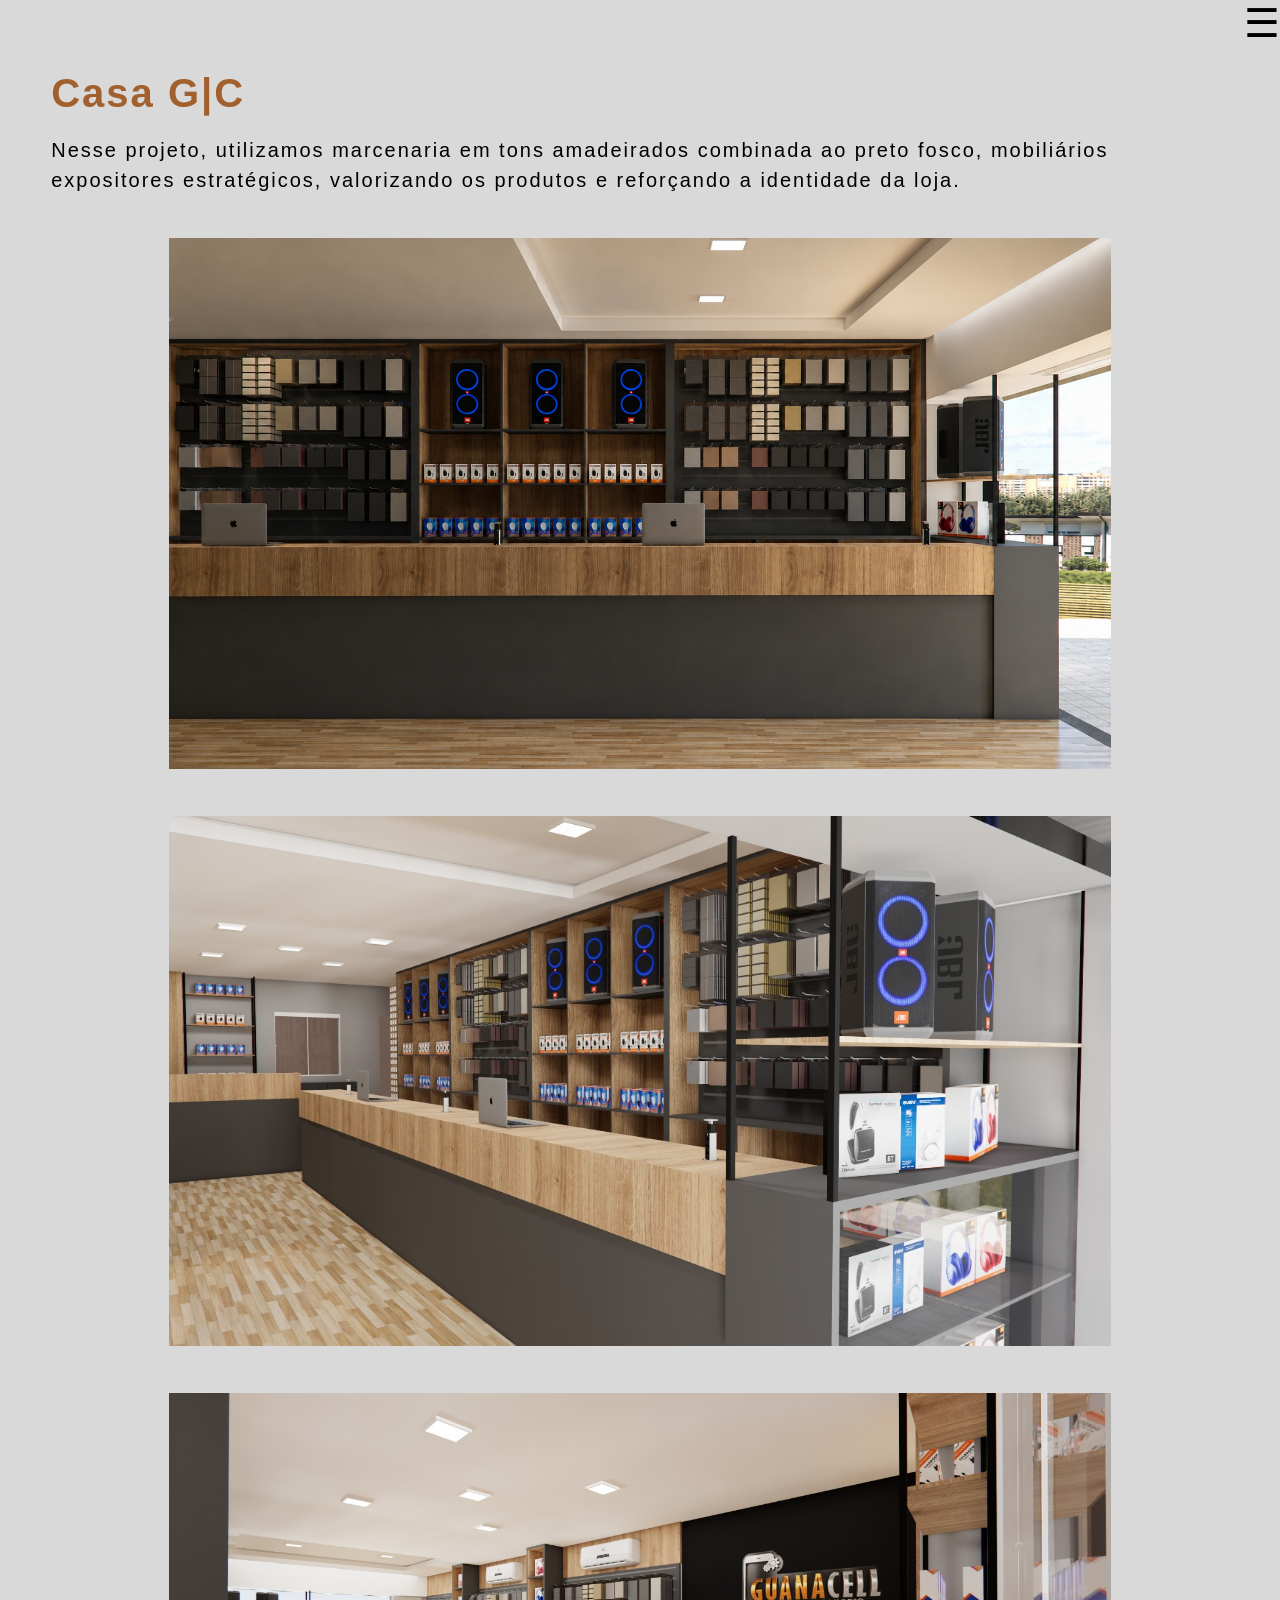
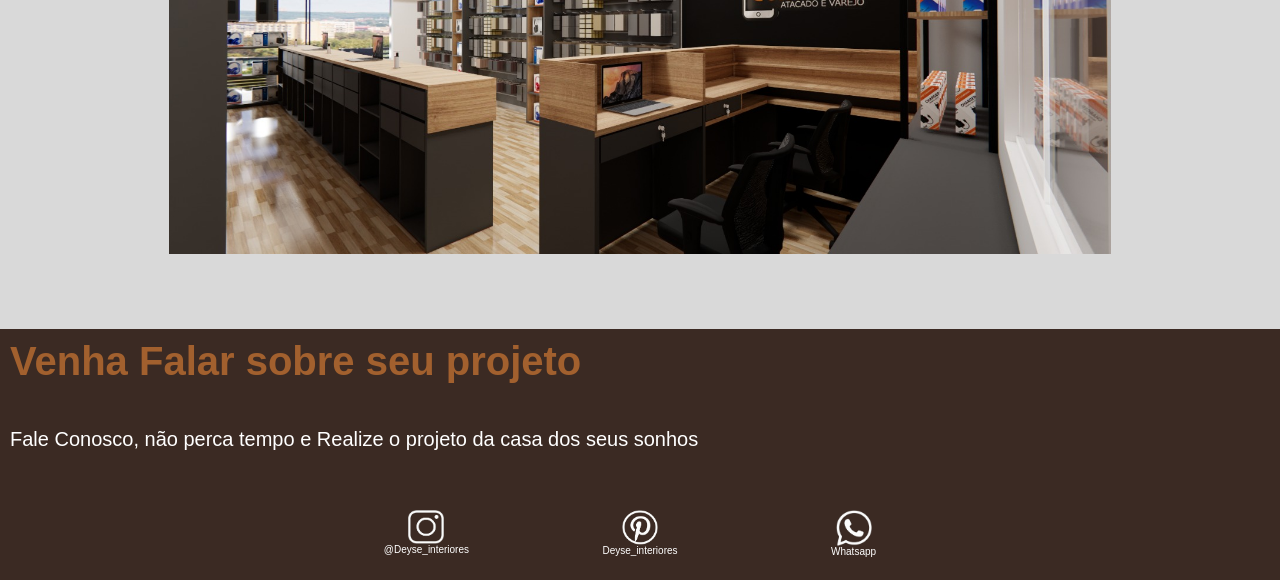
<file: pages/proj.GC.html>
<!DOCTYPE html>
<html lang="en">
<head>
    <meta charset="UTF-8">
    <meta name="viewport" content="width=device-width, initial-scale=1.0">
    <link rel="icon" href="../img/favicon.png" type="image/png">
    <link rel="stylesheet" href="../CSS/modeloProj.css">
    <link rel="stylesheet" href="../CSS/stylesanduiche.css">
    <title>DEYSE Interiores | Projeto G|C</title>
</head>
<body>
    <header>
        <div class="menu">
            <button class="btn-menu" aria-label="Abrir Menu">
                ☰
            </button>
            <nav>
                <a href="../index.html">Inicio</a>
                <a href="portifolio.html">Potifólio</a>
                <a href="servicos.html">Serviços</a>
                <a href="contatos.html">Contatos</a>
            </nav>
        </div>
    </header>
    <main>
        <div class="content">
            <h1>Casa G|C</h1>
            <p>Nesse projeto, utilizamos marcenaria em tons amadeirados combinada ao preto fosco, mobiliários expositores estratégicos, valorizando os produtos e reforçando a identidade da loja. </p>
            <div class="subcontent">
                <img src="../img/proj.gc.png" alt="">   
            </div>
            <div class="subcontent">
                <img src="../img/proj.gc1.png" alt="">
            </div>
            <div class="subcontent">
                <img src="../img/proj.gc2.png" alt="">
            </div>
        </div>
    </main>

    <footer>
            <h1>Venha Falar sobre seu projeto</h1>
            <p>Fale Conosco, não perca tempo e Realize o projeto da casa dos seus sonhos</p>

            <div>
                <a href="https://www.instagram.com/deyseinteriores/">
                <img src="../img/instagram.png" alt="Instagram">
                <span>@Deyse_interiores</span>
            </a>

            <a href="https://br.pinterest.com/deyseinteriores/">
                <img src="../img/pinterest.png" alt="Pinterest">
                <span>Deyse_interiores</span>
            </a>

            <a href="https://wa.me/5584987519825?text=Olá,%20vim%20pelo%20site" target="_blank">
                <img src="../img/whatsapp.png" alt="WhatsApp">
                <span>Whatsapp</span>
                </a>
            </div>
        </footer>
        <script src="../JS/menusanduiche.js"></script>
</body>
</html>
</file>
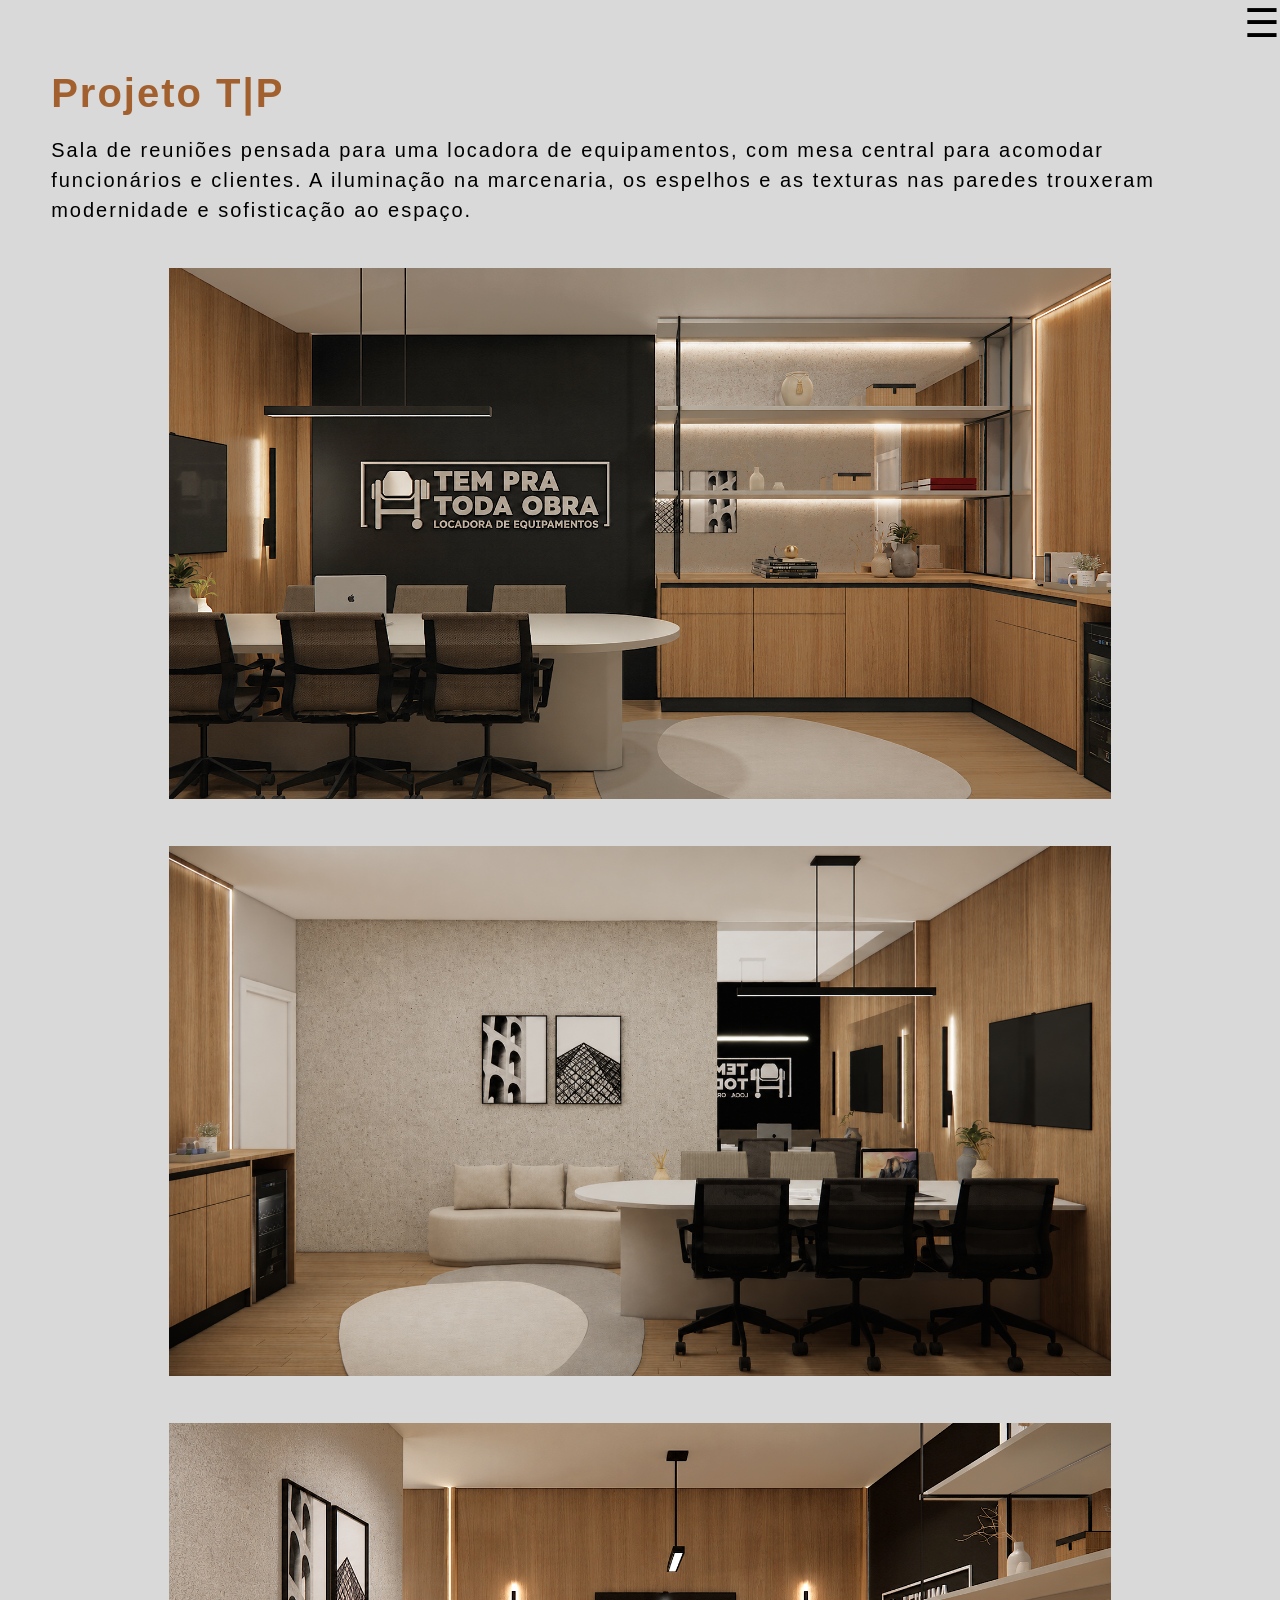
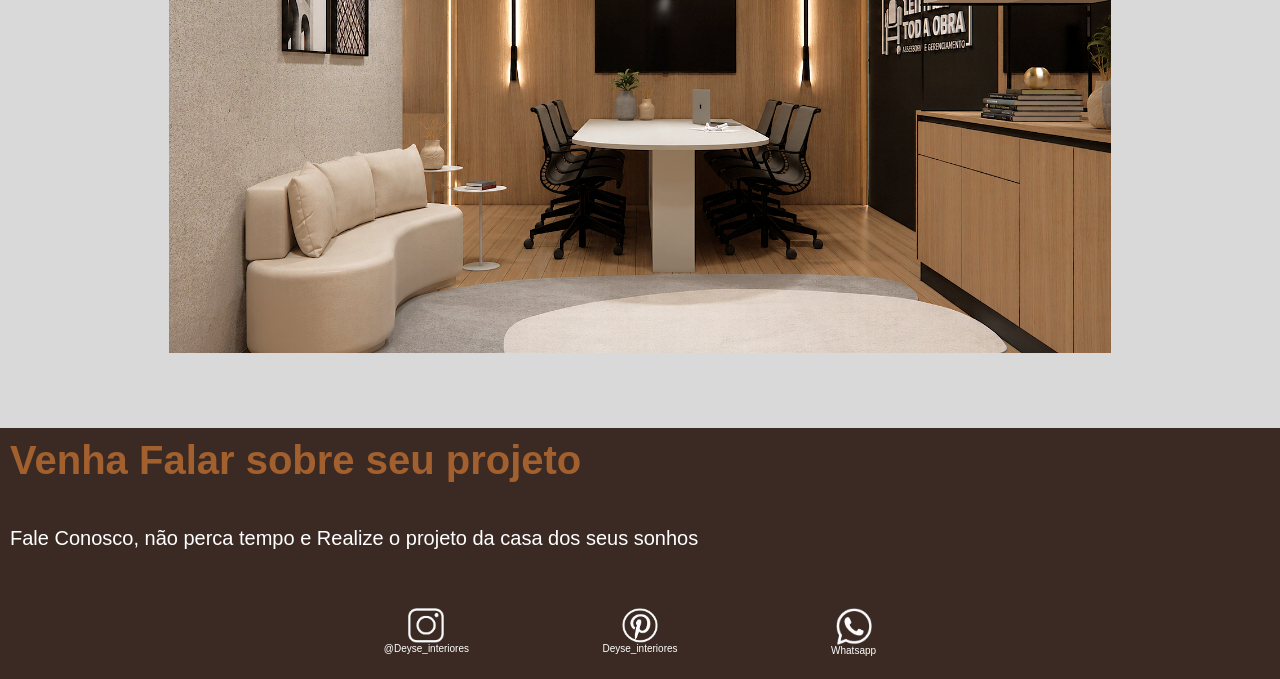
<file: pages/proj.tp.html>
<!DOCTYPE html>
<html lang="en">
<head>
    <meta charset="UTF-8">
    <meta name="viewport" content="width=device-width, initial-scale=1.0">
    <link rel="icon" href="../img/favicon.png" type="image/png">
    <link rel="stylesheet" href="../CSS/modeloProj.css">
    <link rel="stylesheet" href="../CSS/stylesanduiche.css">
    <title>DEYSE Interiores | Projeto T|P</title>
</head>
<body>
    <header>
        <div class="menu">
            <button class="btn-menu" aria-label="Abrir Menu">
                ☰
            </button>
            <nav>
                <a href="../index.html">Inicio</a>
                <a href="portifolio.html">Potifólio</a>
                <a href="servicos.html">Serviços</a>
                <a href="contatos.html">Contatos</a>
            </nav>
        </div>
    </header>
    <main>
        <div class="content">
            <h1>Projeto T|P</h1>
            <p>Sala de reuniões pensada para uma locadora de equipamentos, com mesa central para acomodar funcionários e clientes. A iluminação na marcenaria, os espelhos e as texturas nas paredes trouxeram modernidade e sofisticação ao espaço.</p>
            <div class="subcontent">
                <img src="../img/proj.tp.png" alt="">   
            </div>
            <div class="subcontent">
                <img src="../img/proj.tp1.png" alt="">
            </div>
            <div class="subcontent">
                <img src="../img/proj.tp2.png" alt="">
            </div>
        </div>
    </main>

    <footer>
            <h1>Venha Falar sobre seu projeto</h1>
            <p>Fale Conosco, não perca tempo e Realize o projeto da casa dos seus sonhos</p>

            <div>
                <a href="https://www.instagram.com/deyseinteriores/">
                <img src="../img/instagram.png" alt="Instagram">
                <span>@Deyse_interiores</span>
            </a>

            <a href="https://br.pinterest.com/deyseinteriores/">
                <img src="../img/pinterest.png" alt="Pinterest">
                <span>Deyse_interiores</span>
            </a>

            <a href="https://wa.me/5584987519825?text=Olá,%20vim%20pelo%20site" target="_blank">
                <img src="../img/whatsapp.png" alt="WhatsApp">
                <span>Whatsapp</span>
                </a>
            </div>
        </footer>
        <script src="../JS/menusanduiche.js"></script>
</body>
</html>
</file>
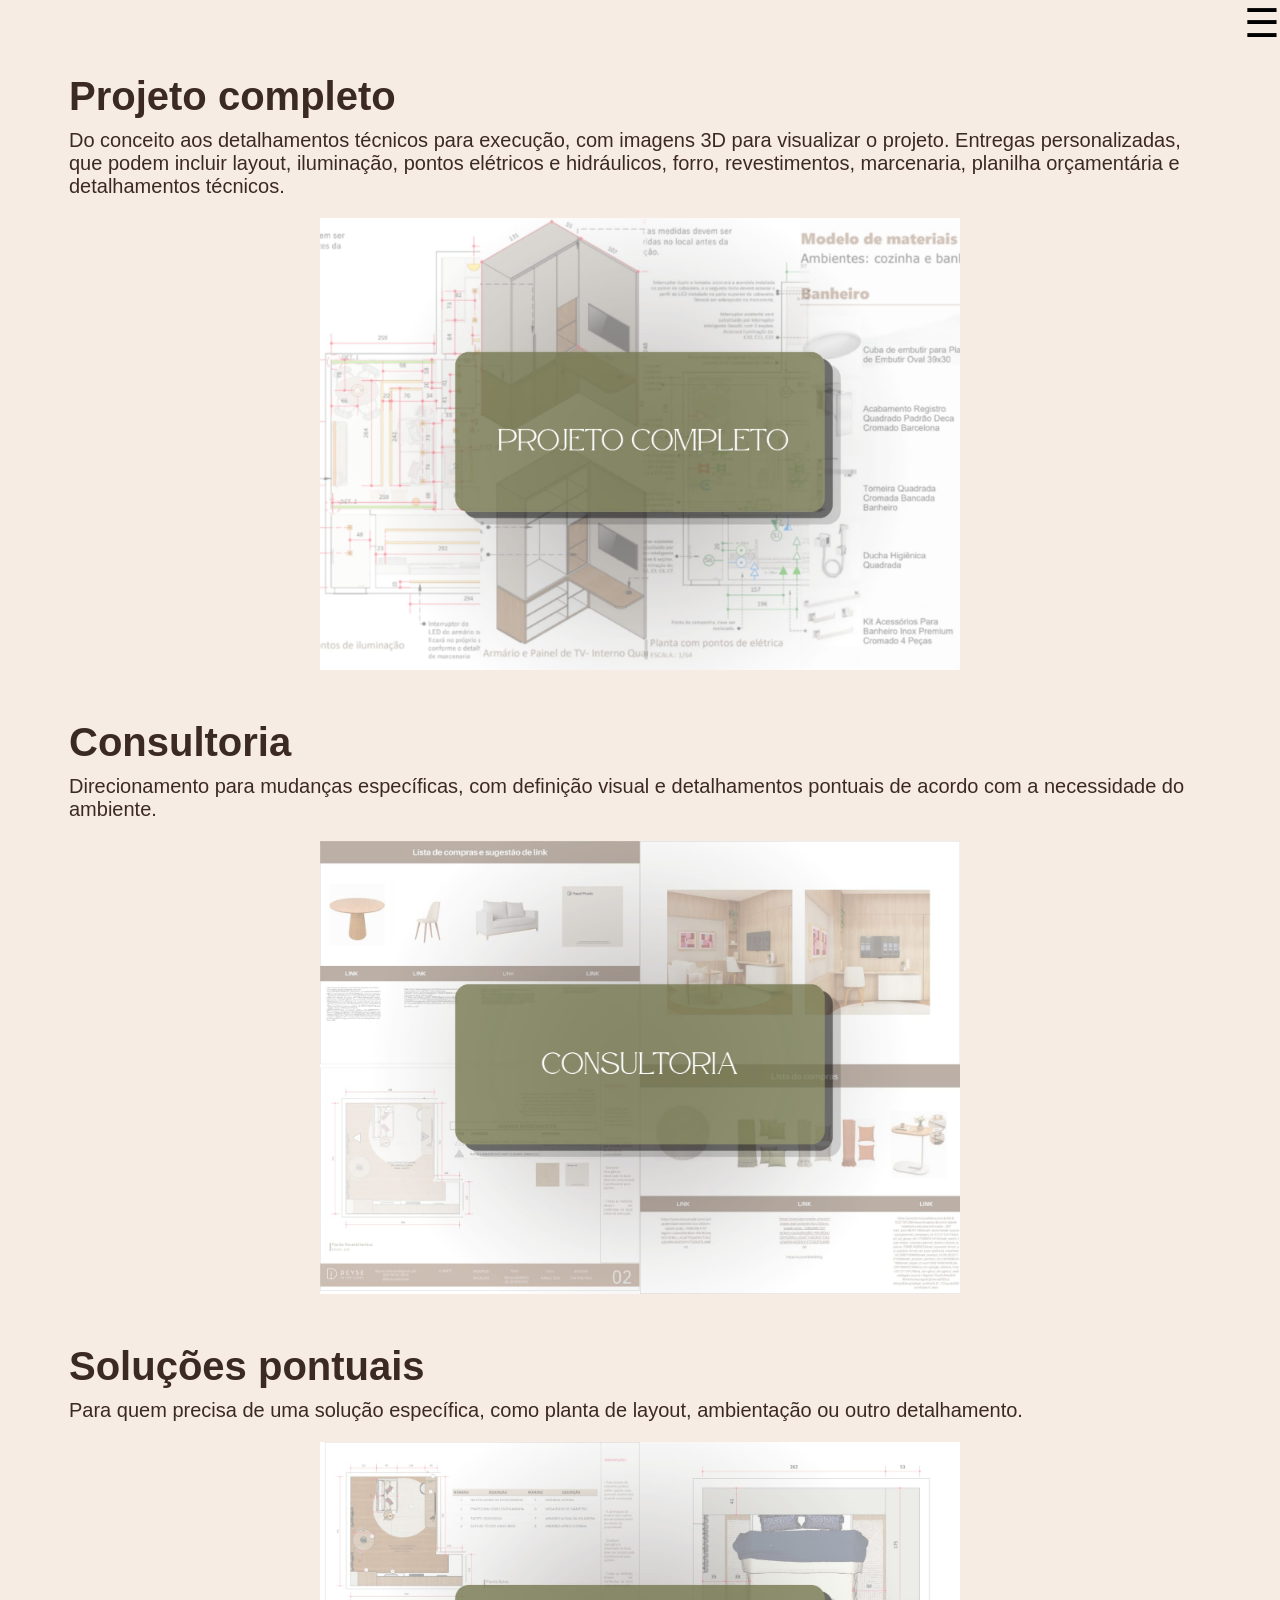
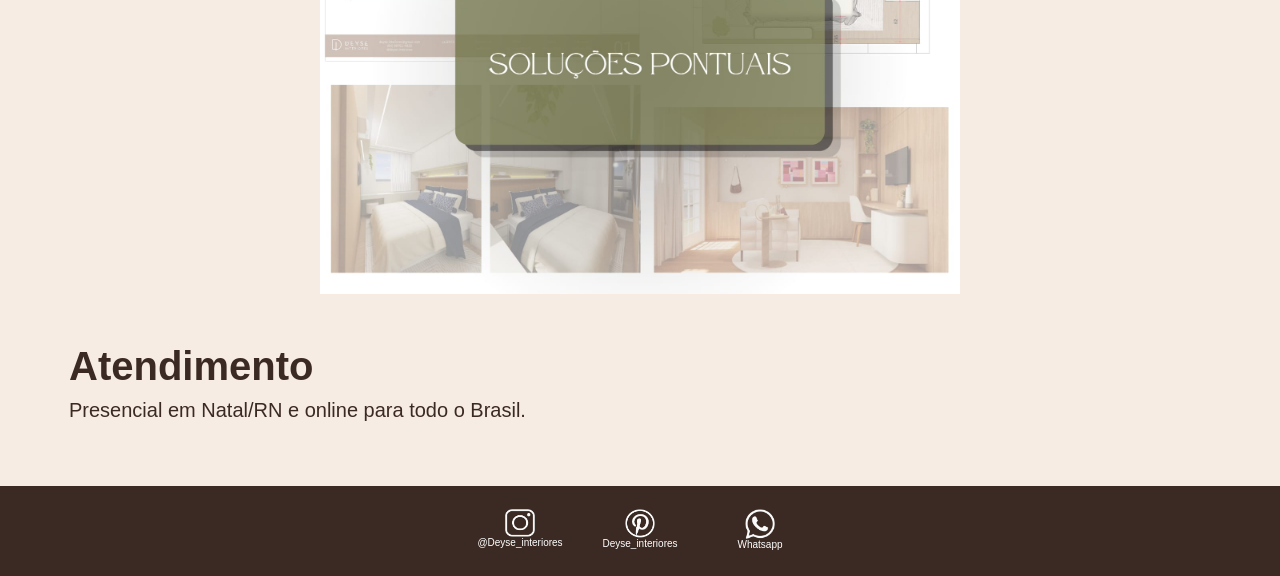
<file: pages/servicos.html>
<!DOCTYPE html>
<html lang="en">
<head>
    <meta charset="UTF-8">
    <meta name="viewport" content="width=device-width, initial-scale=1.0">
    <link href="https://fonts.googleapis.com/css2?family=Playfair+Display:wght@400;500;600;700;800&display=swap" rel="stylesheet">
    <link rel="stylesheet" href="../CSS/styleServicos.css">
    <link rel="stylesheet" href="../CSS/stylesanduiche.css">
    <title>DEYSE Interiores | Servicos</title>
</head>
<body>
    <head>
            <div class="menu">
            <button class="btn-menu" aria-label="Abrir Menu">
                ☰
            </button>
            <nav>
                <a href="../index.html">Inicio</a>
                <a href="portifolio.html">Potifólio</a>
                <a href="servicos.html">Serviços</a>
                <a href="contatos.html">Contatos</a>
            </nav>
        </div>
    </head>
    <main>
        <div class="content">
            <div class="proj_comp">
                <h1>Projeto completo</h1>
                <p>Do conceito aos detalhamentos técnicos para execução, com imagens 3D para visualizar o projeto. Entregas personalizadas, que podem incluir layout, iluminação, pontos elétricos e hidráulicos, forro, revestimentos, marcenaria, planilha orçamentária e detalhamentos técnicos.</p>
                <img src="../img/proj_comp.jpeg" alt="Imagem ilustrativa de um pojeto completo." class="img">
            </div>
            <div class="colsul">
                <h1>Consultoria</h1>
                <p>Direcionamento para mudanças específicas, com definição visual e detalhamentos pontuais de acordo com a necessidade do ambiente.</p>
                <img src="../img/consul.jpeg" alt="Imagem ilustrativa de uma cosultoria." class="img">
            </div>
            <div class="soluPont">
                <h1>Soluções pontuais</h1>
                <p>Para quem precisa de uma solução específica, como planta de layout, ambientação ou outro detalhamento.</p>
                <img src="../img/proj_pont.jpeg" alt="Imagem ilustrativa de soluções pontuais" class="img">
            </div>
            <div class="Atendimento">
                <h1>Atendimento</h1>
                <p>Presencial em Natal/RN e online para todo o Brasil.</p>
            </div>
        </div>

    </main>
    <footer>
        <div>
            <a href="https://www.instagram.com/deyseinteriores/">
                <img src="../img/instagram.png" alt="Instagram">
                <span>@Deyse_interiores</span>
            </a>

            <a href="https://br.pinterest.com/deyseinteriores/">
                <img src="../img/pinterest.png" alt="Pinterest">
                <span>Deyse_interiores</span>
            </a>

            <a href="https://wa.me/5584987519825?text=Olá,%20vim%20pelo%20site" target="_blank">
                <img src="../img/whatsapp.png" alt="WhatsApp">
                <span>Whatsapp</span>
            </a>
        </div>
    </footer>
    <script src="../JS/menusanduiche.js"></script>
</body>
</html>
</file>
<file: CSS/styleIndex.css>
body{
    margin: 0px;
    padding: 0px;
    font-family: 'Poppins', sans-serif;
    overflow-x: hidden;

}


/*Estilizando o Header*/

header{
        font-size: clamp(20px, 7vw, 30px);
}

.hero{
    position: relative;
    background:
        linear-gradient(rgba(0,0,0,0.4), rgba(0,0,0,0.4)),
        url("../img/carrossel_1.jpg");
    background-position: 95% center;
    height: 100vh;
}

.content{
    color: #fff;
    padding: 25vh 2vh;
    letter-spacing: 2px;
}

.bnt{
    text-decoration: none;
    color: white;
    border: 1px solid white;
    padding: 10px 20px;        /* aumenta altura e largura */
    border-radius: 40px;       /* deixa bem arredondado */
    font-weight: 600;          /* texto mais forte */
    font-size: 3vh;
    letter-spacing: 2px;

    background: rgba(255,255,255,0.2); /* transparência */
    backdrop-filter: blur(10px);
    -webkit-backdrop-filter: blur(10px); /* suporte Safari */
}

.buttons{
    padding: 10vh 0vh;
}

.bnt.primary{
    border: 2px solid white;    /* borda mais grossa */
    font-weight: 800;
}

.bnt.secundary{
    margin: 2%;
}

/*Estilizando o Main Quem Projeta*/

main{
    background-color: #F6ECE3;
}

.sectionMain1{
    width: 100%;
    letter-spacing: 1px;
    font-size: clamp(20px, 6vw, 30px);
}

h1{
    margin: 0;
    width: 80%;
}

.mainText h1{
    padding: 5%;
    color: #A2602E;
}

.mainText p{
    width: 70%;
    margin: auto;
    padding: 5% 0 0 0;
}

#imgMain{
    display: block; /*Isso faz o container acabar assim que a imagem acaba*/
    width: 100%;
    height: auto;
    margin: auto;   
}

@media (min-width: 768px){
    #imgMain{
        width: 50%;
    }

}

@media (min-width: 1025px) { 
    #imgMain{
        width: 35%;
    }

}

@media (min-width: 1026px) {
     #imgMain{
        width: 30%;
    }
}


/*Estilizando o Main Avaliações*/

.feedback{
    background-color: #E9DED6;
    width: 100%;
}

.cards{
        display: grid; /*Transforma transforma o containe em grade (linhas e colunas)*/
        font-size: clamp(20px, 5vw, 30px);
}

@media (min-width: 768px){
    .cards{
        display: grid; 
        grid-template-columns: repeat(2, 1fr);

    }

}

.feedback h1{
    color: #A2602E;
    padding: 2%;
}

.card{
    width: 250px;
    background-color: white;
    margin: 10% auto;
    padding: 10px;
    border-radius: 10px;
    font-size: clamp(10px, 1vw, 15px);
    box-shadow: 0 4px 10px rgba(0,0,0,0.2);
}

.stars{
    color: #f5a623;
    font-size: 18px;
}

.card p{
    font-weight: 600;
}

.card span{
    color: #666;
    font-weight: 600;
    font-size: 17px;
}

footer{
    background-color: #3B2A23;
    height: 10vh;
    display: flex;
    justify-content: center; /* centraliza horizontalmente */
    align-items: center;     /* centraliza verticalmente */
}

footer div{
    display: inline-flex;
    gap: 60px;
}

footer img{
    width: 30px;
    height: auto;
}

footer span{
    font-size: 10px;
    color: white;
}

footer a{
    width: 60px;
    height: 45px; /* define uma área real */
    display: flex;
    flex-direction: column;
    align-items: center;
    text-decoration: none;
}
</file>
<file: CSS/stylesanduiche.css>
.menu button{
    position: fixed;
    top: 0;
    right: 0;
    z-index: 1001;
    color: black;
    background: transparent;
    border: none;
    font-size: clamp(20px, 10vw, 40px);
    padding: 0;
    margin: 0;
    cursor: pointer;
}

.menu button:active{
    transform: scale(0.8);
}

.menu nav{
    position: fixed;
    top: 0;
    right: 0;
    z-index: 1000;
    background-color: #3B2A23;
    color: white;
    width: 50%;
    height: 100vh;
    display: flex;
    justify-content: space-evenly;
    align-items: center;
    flex-direction: column;

    transform: translateX(100%);
    transition: transform .3s ease;
}

.menu nav.ativo{
    transform: translateX(0);
}

.menu button.ativo{
    color: white;
}


.menu a{
    color: white;
    text-decoration: none;
}
</file>
<file: CSS/modeloProj.css>
body{
    margin: 0px;
    padding: 0px;
    overflow-x: hidden;
    font-family: 'Poppins', sans-serif;
    font-size: clamp(10px, 4vw, 30px);
}

main{
    letter-spacing: 10%;
    line-height: 150%;
    padding: 4%;
    background-color: #D9D9D9;
}

main  h1{
    color: #A2602E;
}

main img{
    width: 90%;
    height: auto;
}

.subcontent{
    display: flex;
    flex-direction: column;
    align-items: center;
}

.subcontent p{
    width: 90%;
}

footer{
    background-color: #3B2A23;
}

footer h1{
    color: #A2602E;
    margin: 0;
    padding: 10px;
}

footer p{
    color: white;
    padding: 10px;
    letter-spacing: 10%;
    line-height: 150%;

}

footer img{
    width: 60%;
    height: auto;
}

footer a{
    margin: 2%;
}

footer span{
    font-size: 10px;
    color: white;
}
body{
    margin: 0px;
    padding: 0px;
    overflow-x: hidden;
    font-family: 'Poppins', sans-serif;
    font-size: clamp(10px, 4vw, 20px);
}

main{
    letter-spacing: 2px;
    line-height: 150%;
    padding: 4%;
    background-color: #D9D9D9;
}

main  h1{
    color: #A2602E;
}

main img{
    width: 80%;
    height: auto;
    padding: 2%;
}

.subcontent{
    display: flex;
    flex-direction: column;
    align-items: center;
}

.subcontent p{
    width: 80%;
}

footer{
    background-color: #3B2A23;
}

footer h1{
    color: #A2602E;
    margin: 0;
    padding: 10px;
}

footer p{
    color: white;
    padding: 10px;
    letter-spacing: 10%;
    line-height: 150%;

}

footer img{
    width: 60%;
    height: auto;
}

footer a{
    margin: 2%;
}

footer span{
    font-size: 10px;
    color: white;
}

footer div{
    display: flex;
    justify-content: center;
    gap: 8%;
}

footer a{
    width: 60px;
    height: 45px; /* define uma área real */
    display: flex;
    flex-direction: column;
    align-items: center;
    text-decoration: none;

}

footer div{
    display: flex;
    justify-content: center;
    gap: 8%;
}

footer a{
    width: 60px;
    height: 45px; /* define uma área real */
    display: flex;
    flex-direction: column;
    align-items: center;
    text-decoration: none;

}
</file>
<file: CSS/styleContatos.css>
body{
    background-color: #3B2A23;
    margin: 0;
    padding: 0;
    font-family: 'Poppins', sans-serif;
}

h1{
    font-size: clamp(10px, 20vw, 60px);
    color: orange;
}

p{
    font-size: clamp(10px, 10vw, 25px);
    color: white;
}

img{
    height: auto;
    width: 8vw;
}

main{
    display: flex;
    justify-content: center;
    align-items: center;
    height: 100vh;
    flex-direction: column;
}

.redes-sociais{
    display: flex;
    justify-content: center;
    align-items: center;
    width: 80vw;
}

.redes-sociais a{
    font-size: clamp(10px, 10vw, 15px);
    display: flex;
    flex-direction: column;
    align-items: center;
    flex: 1;
    text-align: center;
    margin: 5%;
    text-decoration: none;
    color: white;
}
</file>
<file: CSS/styleSanduicheContatos.css>
.menu button{
    position: fixed;
    top: 0;
    right: 5px;
    z-index: 1001;
    color: black;
    background: transparent;
    border: none;
    font-size: clamp(20px, 10vw, 40px);
    padding: 0;
    margin: 0;
    cursor: pointer;
}

.menu button:active{
    transform: scale(0.8);
}

.menu nav{
    position: fixed;
    top: 0;
    right: 0;
    z-index: 1000;
    background-color: black;
    color: white;
    width: 50%;
    height: 100vh;
    display: flex;
    justify-content: space-evenly;
    align-items: center;
    flex-direction: column;

    transform: translateX(100%);
    transition: transform .3s ease;

    font-size: clamp(15px, 10vw, 30px);
}

.menu nav.ativo{
    transform: translateX(0);
}

.menu button{
    color: white;
}


.menu a{
    color: white;
    text-decoration: none;
}
</file>
<file: CSS/stylePortfolio.css>
body{
    margin: 0px;
    padding: 0px;
    font-family: 'Poppins', sans-serif;
    overflow-x: hidden;
    font-size: clamp(10px, 4vw, 30px);
}

main a{
    text-decoration: none;
}

main h1, p, h2, h3{
    padding: 0px;
    margin: 0px;
}

main p{
    color: black;
}

main{
    background-color: #D9D9D9;
    padding: 7%;
    letter-spacing: 1.5px;
}

.header p{
    padding: 1% 0% 9% 0%;
}

.projres, .projcomer{
    display: flex;
    flex-direction: column;
}

.projres h3, .projcomer h3{
    padding: 0% 10% 0% 10%; 
}

.projres p, .projcomer p{
    padding: 1% 5% 5% 10%; 
}

.projres h2, .projcomer h2{
    padding: 0% 0% 5% 0%; 
}


main h1, h2, h3{
    color: #A2602E;
}

main img{
    width: 80%;
    height: auto;
    margin: 0% 10%;
    filter: brightness(93%);
}

footer{
    background-color: #3B2A23;
    height: 20vh;
    display: flex;
    justify-content: center; /* centraliza horizontalmente */
    align-items: center;     /* centraliza verticalmente */
}

footer div{
    display: inline-flex;
    gap: 60px;
}

footer img{
    width: 30px;
    height: auto;
}

footer span{
    font-size: 10px;
    color: white;
}

footer a{
    width: 60px;
    height: 45px; /* define uma área real */
    display: flex;
    flex-direction: column;
    align-items: center;
    text-decoration: none;

}
</file>
<file: CSS/styleServicos.css>
body{
    font-family: 'Poppins', sans-serif;
    font-size: clamp(15px, 3vw, 20px);
    background-color: #F6ECE3;
    color: #3B2A23;
    margin: 0;
    padding: 0;
}

.content{
    padding:5%;
}

h1{
    margin: 10px 0 0px 5px;
}
p{
    margin: 10px 15px 0px 5px;
}

.img{
    width: 50vw;
    height: auto;
    display: block;
    margin: 20px auto 50px auto;
}

.p{
    width: 120vh;
    text-align: center;
}

footer{
    background-color: #3B2A23;
    height: 10vh;
    display: flex;
    justify-content: center; /* centraliza horizontalmente */
    align-items: center;     /* centraliza verticalmente */
}

footer div{
    display: inline-flex;
    gap: 60px;
}

footer img{
    width: 30px;
    height: auto;
}

footer span{
    font-size: 10px;
    color: white;
}

footer a{
    width: 60px;
    height: 45px; /* define uma área real */
    display: flex;
    flex-direction: column;
    align-items: center;
    text-decoration: none;
}
</file>
